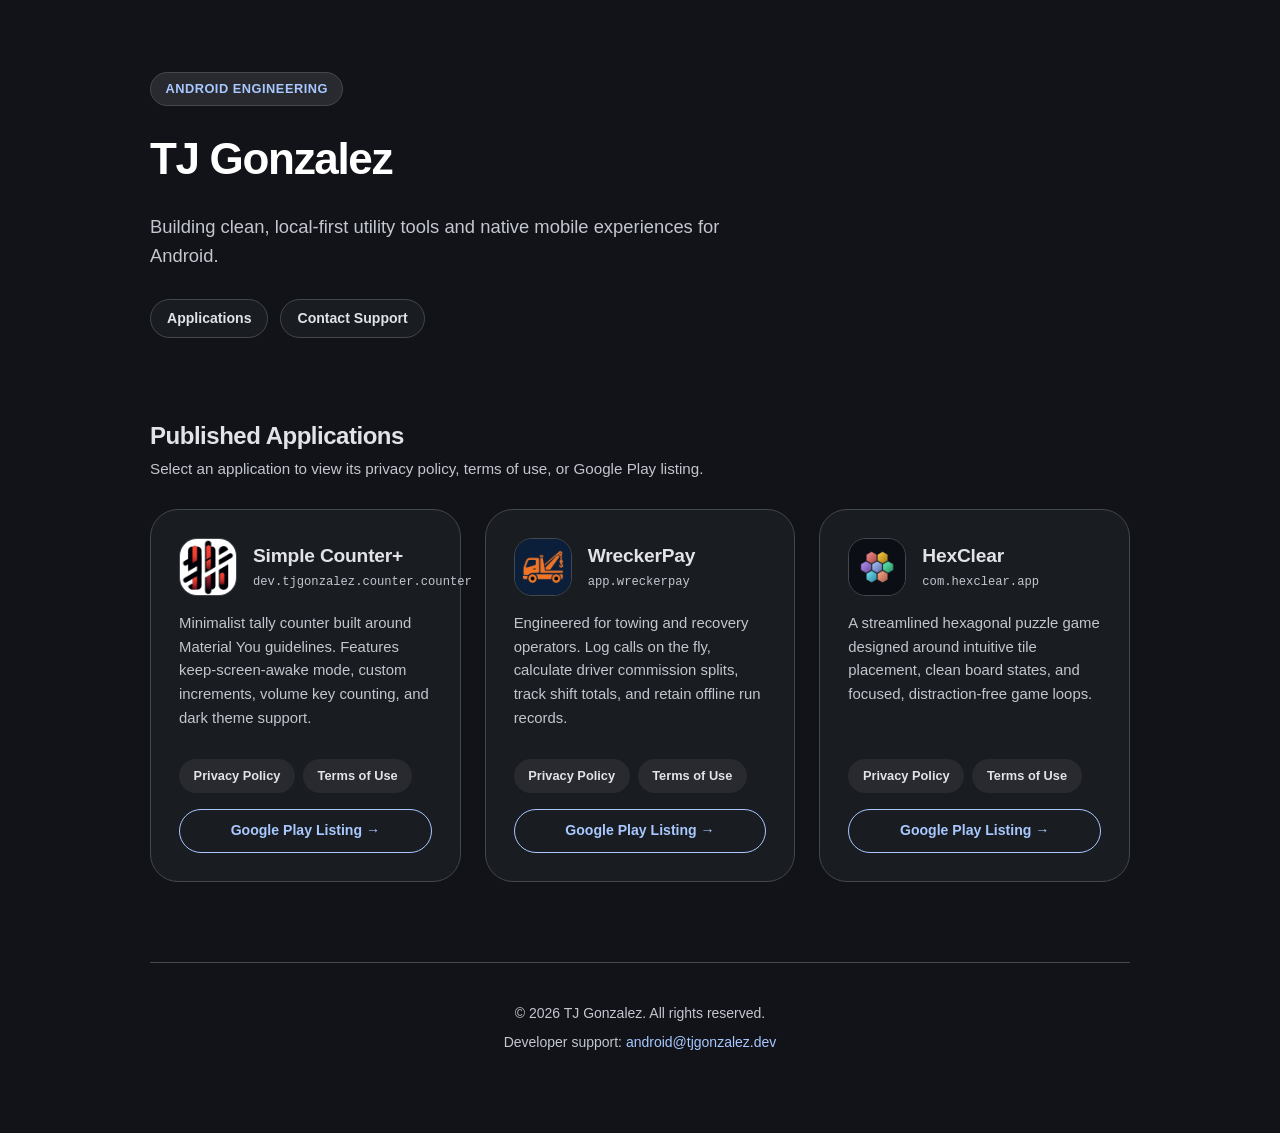
<file: index.html>
<!DOCTYPE html>
<html lang="en">
<head>
  <link rel="icon" type="image/svg+xml" href="/favicon.svg" />
  <link rel="alternate icon" href="/favicon.ico" />
  <meta charset="UTF-8" />
  <meta name="viewport" content="width=device-width, initial-scale=1.0" />
  <title>TJ Gonzalez | Android Apps & Developer Portal</title>
  <meta name="description" content="Android utilities and mobile apps developed by TJ Gonzalez. Privacy policies and terms of use." />
  <!-- Open Graph / Social Media Preview -->
  <meta property="og:type" content="website" />
  <meta property="og:url" content="https://tjgonzalez.dev/" />
  <meta property="og:title" content="TJ Gonzalez | Android Apps & Developer Portal" />
  <meta property="og:description" content="Clean, local-first utility tools and native mobile experiences for Android." />
  <meta property="og:image" content="https://tjgonzalez.dev/favicon.svg" />

  <!-- Twitter / X Cards -->
  <meta name="twitter:card" content="summary" />
  <meta name="twitter:url" content="https://tjgonzalez.dev/" />
  <meta name="twitter:title" content="TJ Gonzalez | Android Apps & Developer Portal" />
  <meta name="twitter:description" content="Clean, local-first utility tools and native mobile experiences for Android." />
  <meta name="twitter:image" content="https://tjgonzalez.dev/favicon.svg" />
  <link rel="stylesheet" href="/style.css" />
</head>
<body>
  <div class="container">
    <header>
      <div class="m3-badge">Android Engineering</div>
      <h1>TJ Gonzalez</h1>
      <p class="lead">Building clean, local-first utility tools and native mobile experiences for Android.</p>
      <nav>
        <a href="#apps" class="nav-pill">Applications</a>
        <a href="mailto:android@tjgonzalez.dev" class="nav-pill">Contact Support</a>
      </nav>
    </header>

    <main>
      <section id="apps">
        <h2>Published Applications</h2>
        <p class="subtitle">Select an application to view its privacy policy, terms of use, or Google Play listing.</p>

        <div class="app-grid">
          <!-- Simple Counter+ -->
          <div class="m3-card">
            <div>
              <div class="app-header">
                <img 
                  src="/counter/icon.png" 
                  alt="Simple Counter+ Icon" 
                  class="app-icon" 
                  onerror="this.onerror=null; this.src='https://play-lh.googleusercontent.com/r_placeholder'; this.innerText='🔢';"
                />
                <div class="app-title">
                  <h3>Simple Counter+</h3>
                  <p>dev.tjgonzalez.counter.counter</p>
                </div>
              </div>
              <p class="app-desc">
                Minimalist tally counter built around Material You guidelines. Features keep-screen-awake mode, custom increments, volume key counting, and dark theme support.
              </p>
            </div>
            <div class="card-actions">
              <div class="legal-chips">
                <a href="/counter/privacy.html" class="chip-legal">Privacy Policy</a>
                <a href="/counter/terms.html" class="chip-legal">Terms of Use</a>
              </div>
              <a href="https://play.google.com/store/apps/details?id=dev.tjgonzalez.counter.counter" target="_blank" rel="noopener noreferrer" class="btn-play-outlined">
                Google Play Listing &rarr;
              </a>
            </div>
          </div>

          <!-- WreckerPay -->
          <div class="m3-card">
            <div>
              <div class="app-header">
                <img 
                  src="/wreckerpay/icon.png" 
                  alt="WreckerPay Icon" 
                  class="app-icon" 
                  onerror="this.onerror=null; this.src='https://play-lh.googleusercontent.com/r_placeholder'; this.innerText='🛻';"
                />
                <div class="app-title">
                  <h3>WreckerPay</h3>
                  <p>app.wreckerpay</p>
                </div>
              </div>
              <p class="app-desc">
                Engineered for towing and recovery operators. Log calls on the fly, calculate driver commission splits, track shift totals, and retain offline run records.
              </p>
            </div>
            <div class="card-actions">
              <div class="legal-chips">
                <a href="/wreckerpay/privacy.html" class="chip-legal">Privacy Policy</a>
                <a href="/wreckerpay/terms.html" class="chip-legal">Terms of Use</a>
              </div>
              <a href="https://play.google.com/store/apps/details?id=app.wreckerpay" target="_blank" rel="noopener noreferrer" class="btn-play-outlined">
                Google Play Listing &rarr;
              </a>
            </div>
          </div>

          <!-- HexClear -->
          <div class="m3-card">
            <div>
              <div class="app-header">
                <img 
                  src="/hexclear/icon.jpg" 
                  alt="HexClear Icon" 
                  class="app-icon" 
                  onerror="this.onerror=null; this.src='https://play-lh.googleusercontent.com/r_placeholder'; this.innerText='🧩';"
                />
                <div class="app-title">
                  <h3>HexClear</h3>
                  <p>com.hexclear.app</p>
                </div>
              </div>
              <p class="app-desc">
                A streamlined hexagonal puzzle game designed around intuitive tile placement, clean board states, and focused, distraction-free game loops.
              </p>
            </div>
            <div class="card-actions">
              <div class="legal-chips">
                <a href="/hexclear/privacy.html" class="chip-legal">Privacy Policy</a>
                <a href="/hexclear/terms.html" class="chip-legal">Terms of Use</a>
              </div>
              <a href="https://play.google.com/store/apps/details?id=com.hexclear.app" target="_blank" rel="noopener noreferrer" class="btn-play-outlined">
                Google Play Listing &rarr;
              </a>
            </div>
          </div>
        </div>
      </section>
    </main>

    <footer>
      <p>&copy; 2026 TJ Gonzalez. All rights reserved.</p>
      <p>Developer support: <a href="mailto:android@tjgonzalez.dev">android@tjgonzalez.dev</a></p>
    </footer>
  </div>
</body>
</html>
</file>
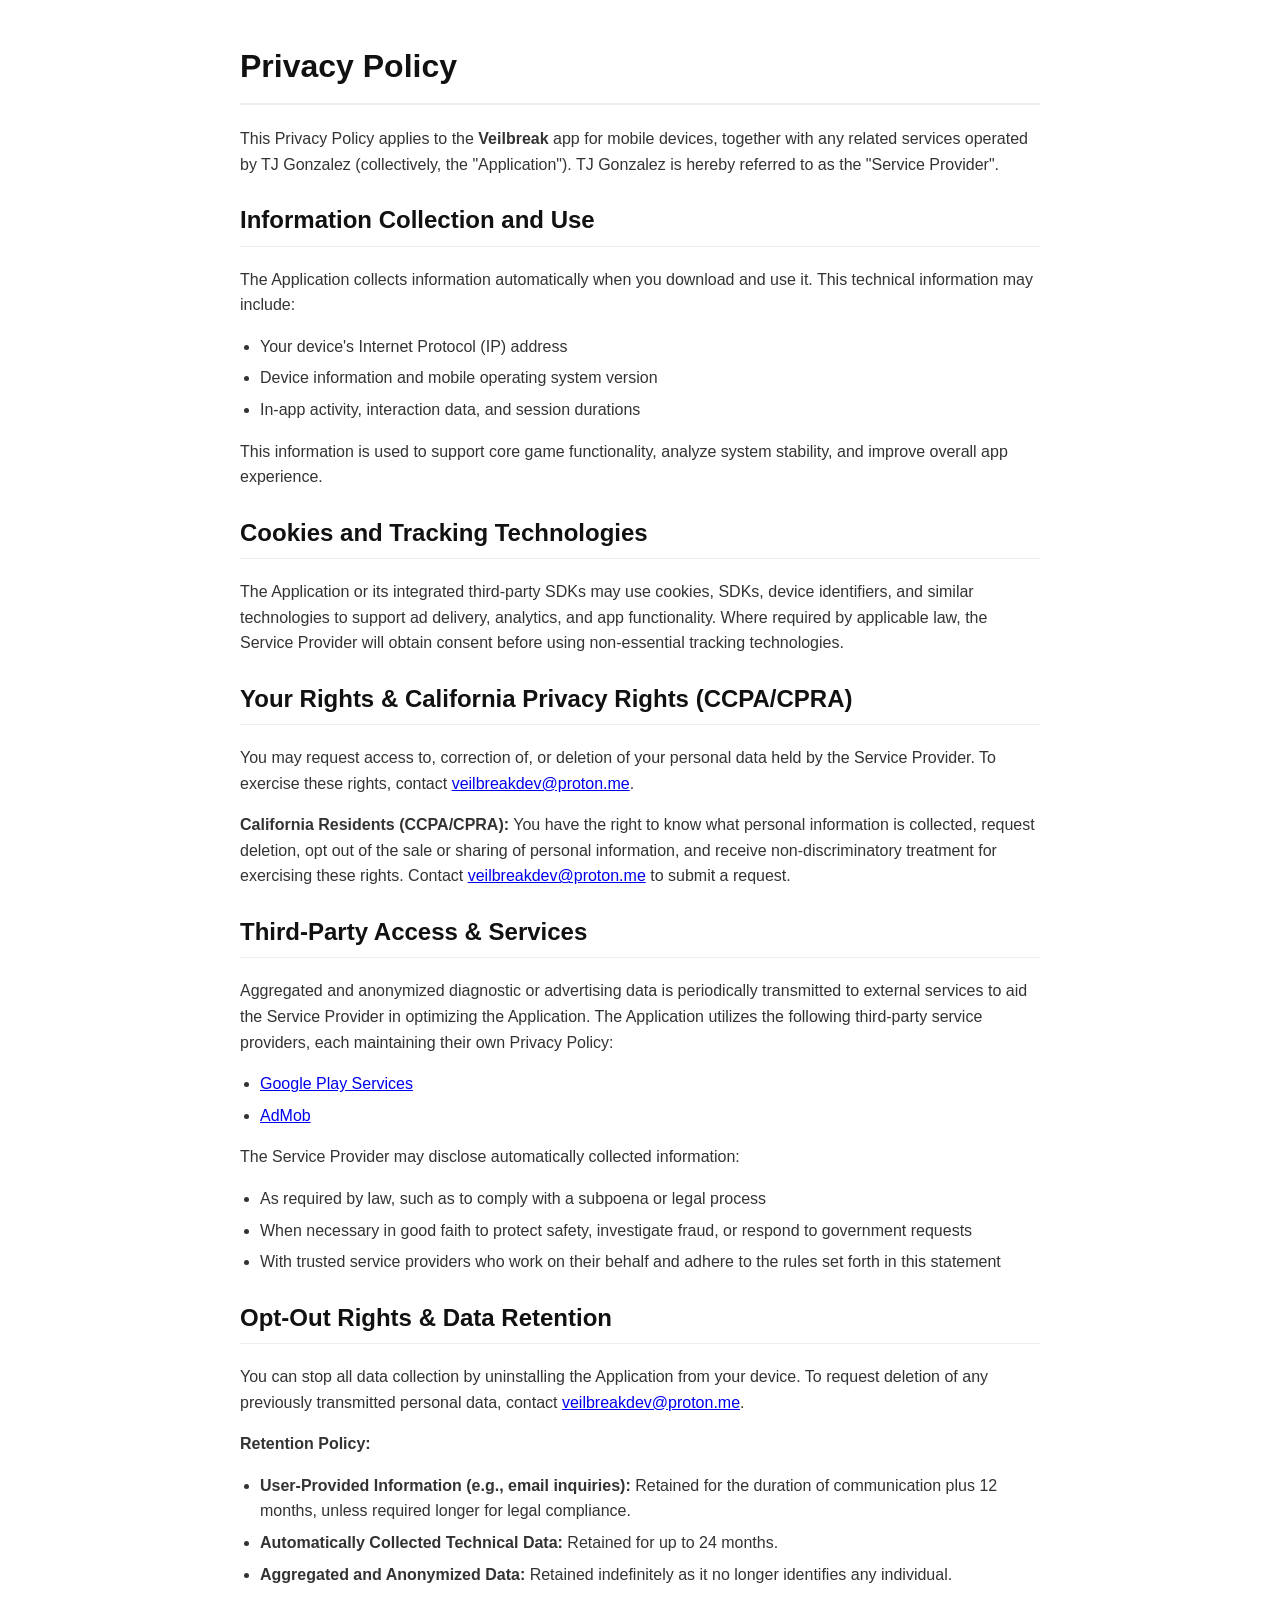
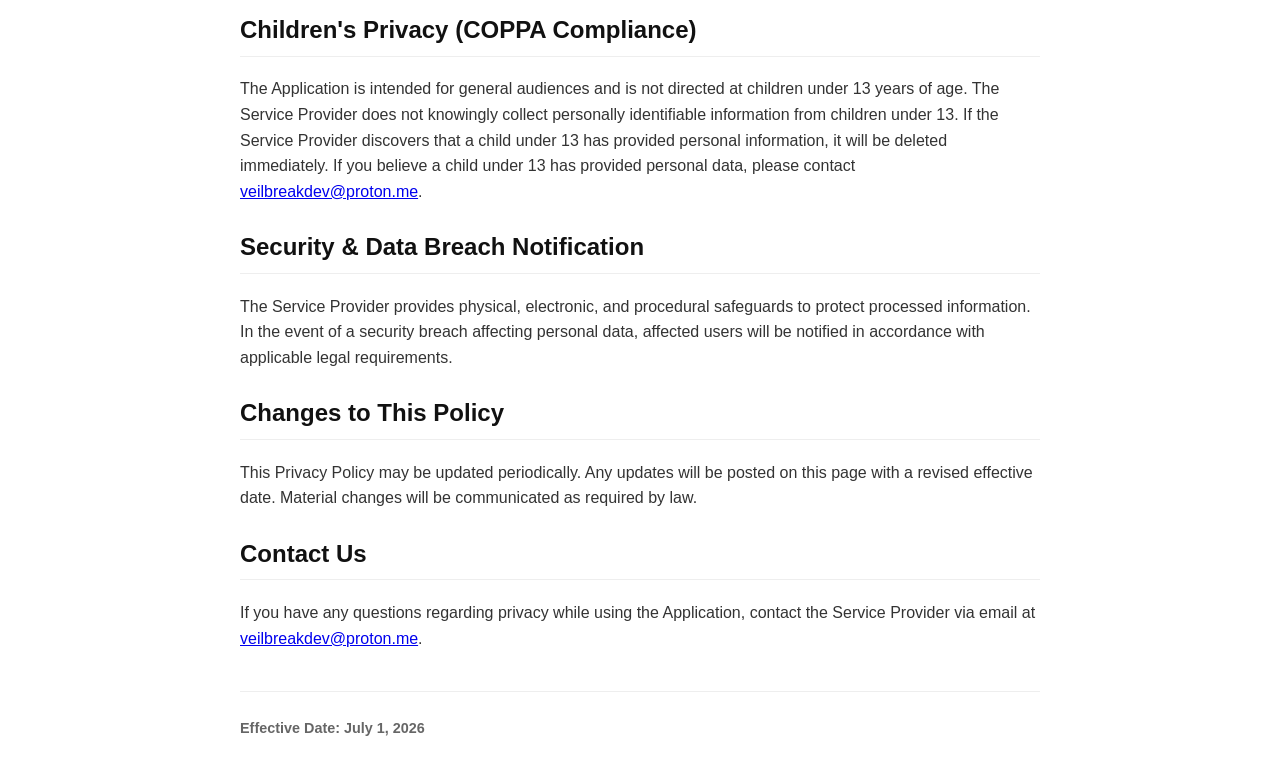
<file: veilbreak-privacy-policy.html>
<!DOCTYPE html>
<html lang="en">
<head>
    <meta charset="UTF-8">
    <meta name="viewport" content="width=device-width, initial-scale=1.0">
    <title>Privacy Policy - Veilbreak</title>
    <style>
        body {
            font-family: -apple-system, BlinkMacSystemFont, "Segoe UI", Roboto, Helvetica, Arial, sans-serif;
            line-height: 1.6;
            color: #333;
            max-width: 800px;
            margin: 0 auto;
            padding: 20px;
        }
        h1, h2 { color: #111; }
        h1 { border-bottom: 2px solid #eee; padding-bottom: 10px; }
        h2 { margin-top: 24px; border-bottom: 1px solid #eee; padding-bottom: 6px; }
        ul { padding-left: 20px; }
        li { margin-bottom: 6px; }
        footer { margin-top: 40px; font-size: 0.9em; color: #666; border-top: 1px solid #eee; padding-top: 10px; }
        .meta-date { font-weight: bold; }
    </style>
</head>
<body>

    <header>
        <h1>Privacy Policy</h1>
    </header>

    <main>
        <p>This Privacy Policy applies to the <strong>Veilbreak</strong> app for mobile devices, together with any related services operated by TJ Gonzalez (collectively, the "Application"). TJ Gonzalez is hereby referred to as the "Service Provider".</p>

        <section>
            <h2>Information Collection and Use</h2>
            <p>The Application collects information automatically when you download and use it. This technical information may include:</p>
            <ul>
                <li>Your device's Internet Protocol (IP) address</li>
                <li>Device information and mobile operating system version</li>
                <li>In-app activity, interaction data, and session durations</li>
            </ul>
            <p>This information is used to support core game functionality, analyze system stability, and improve overall app experience.</p>
        </section>

        <section>
            <h2>Cookies and Tracking Technologies</h2>
            <p>The Application or its integrated third-party SDKs may use cookies, SDKs, device identifiers, and similar technologies to support ad delivery, analytics, and app functionality. Where required by applicable law, the Service Provider will obtain consent before using non-essential tracking technologies.</p>
        </section>

        <section>
            <h2>Your Rights & California Privacy Rights (CCPA/CPRA)</h2>
            <p>You may request access to, correction of, or deletion of your personal data held by the Service Provider. To exercise these rights, contact <a href="mailto:veilbreakdev@proton.me">veilbreakdev@proton.me</a>.</p>
            
            <p><strong>California Residents (CCPA/CPRA):</strong> You have the right to know what personal information is collected, request deletion, opt out of the sale or sharing of personal information, and receive non-discriminatory treatment for exercising these rights. Contact <a href="mailto:veilbreakdev@proton.me">veilbreakdev@proton.me</a> to submit a request.</p>
        </section>

        <section>
            <h2>Third-Party Access & Services</h2>
            <p>Aggregated and anonymized diagnostic or advertising data is periodically transmitted to external services to aid the Service Provider in optimizing the Application. The Application utilizes the following third-party service providers, each maintaining their own Privacy Policy:</p>
            <ul>
                <li><a href="https://www.google.com/policies/privacy/" target="_blank" rel="noopener noreferrer">Google Play Services</a></li>
                <li><a href="https://policies.google.com/technologies/partner-sites" target="_blank" rel="noopener noreferrer">AdMob</a></li>
            </ul>

            <p>The Service Provider may disclose automatically collected information:</p>
            <ul>
                <li>As required by law, such as to comply with a subpoena or legal process</li>
                <li>When necessary in good faith to protect safety, investigate fraud, or respond to government requests</li>
                <li>With trusted service providers who work on their behalf and adhere to the rules set forth in this statement</li>
            </ul>
        </section>

        <section>
            <h2>Opt-Out Rights & Data Retention</h2>
            <p>You can stop all data collection by uninstalling the Application from your device. To request deletion of any previously transmitted personal data, contact <a href="mailto:veilbreakdev@proton.me">veilbreakdev@proton.me</a>.</p>
            
            <p><strong>Retention Policy:</strong></p>
            <ul>
                <li><strong>User-Provided Information (e.g., email inquiries):</strong> Retained for the duration of communication plus 12 months, unless required longer for legal compliance.</li>
                <li><strong>Automatically Collected Technical Data:</strong> Retained for up to 24 months.</li>
                <li><strong>Aggregated and Anonymized Data:</strong> Retained indefinitely as it no longer identifies any individual.</li>
            </ul>
        </section>

        <section>
            <h2>Children's Privacy (COPPA Compliance)</h2>
            <p>The Application is intended for general audiences and is not directed at children under 13 years of age. The Service Provider does not knowingly collect personally identifiable information from children under 13. If the Service Provider discovers that a child under 13 has provided personal information, it will be deleted immediately. If you believe a child under 13 has provided personal data, please contact <a href="mailto:veilbreakdev@proton.me">veilbreakdev@proton.me</a>.</p>
        </section>

        <section>
            <h2>Security & Data Breach Notification</h2>
            <p>The Service Provider provides physical, electronic, and procedural safeguards to protect processed information. In the event of a security breach affecting personal data, affected users will be notified in accordance with applicable legal requirements.</p>
        </section>

        <section>
            <h2>Changes to This Policy</h2>
            <p>This Privacy Policy may be updated periodically. Any updates will be posted on this page with a revised effective date. Material changes will be communicated as required by law.</p>
        </section>

        <section>
            <h2>Contact Us</h2>
            <p>If you have any questions regarding privacy while using the Application, contact the Service Provider via email at <a href="mailto:veilbreakdev@proton.me">veilbreakdev@proton.me</a>.</p>
        </section>
    </main>

    <footer>
        <p class="meta-date">Effective Date: July 1, 2026</p>
    </footer>

</body>
</html>
</file>
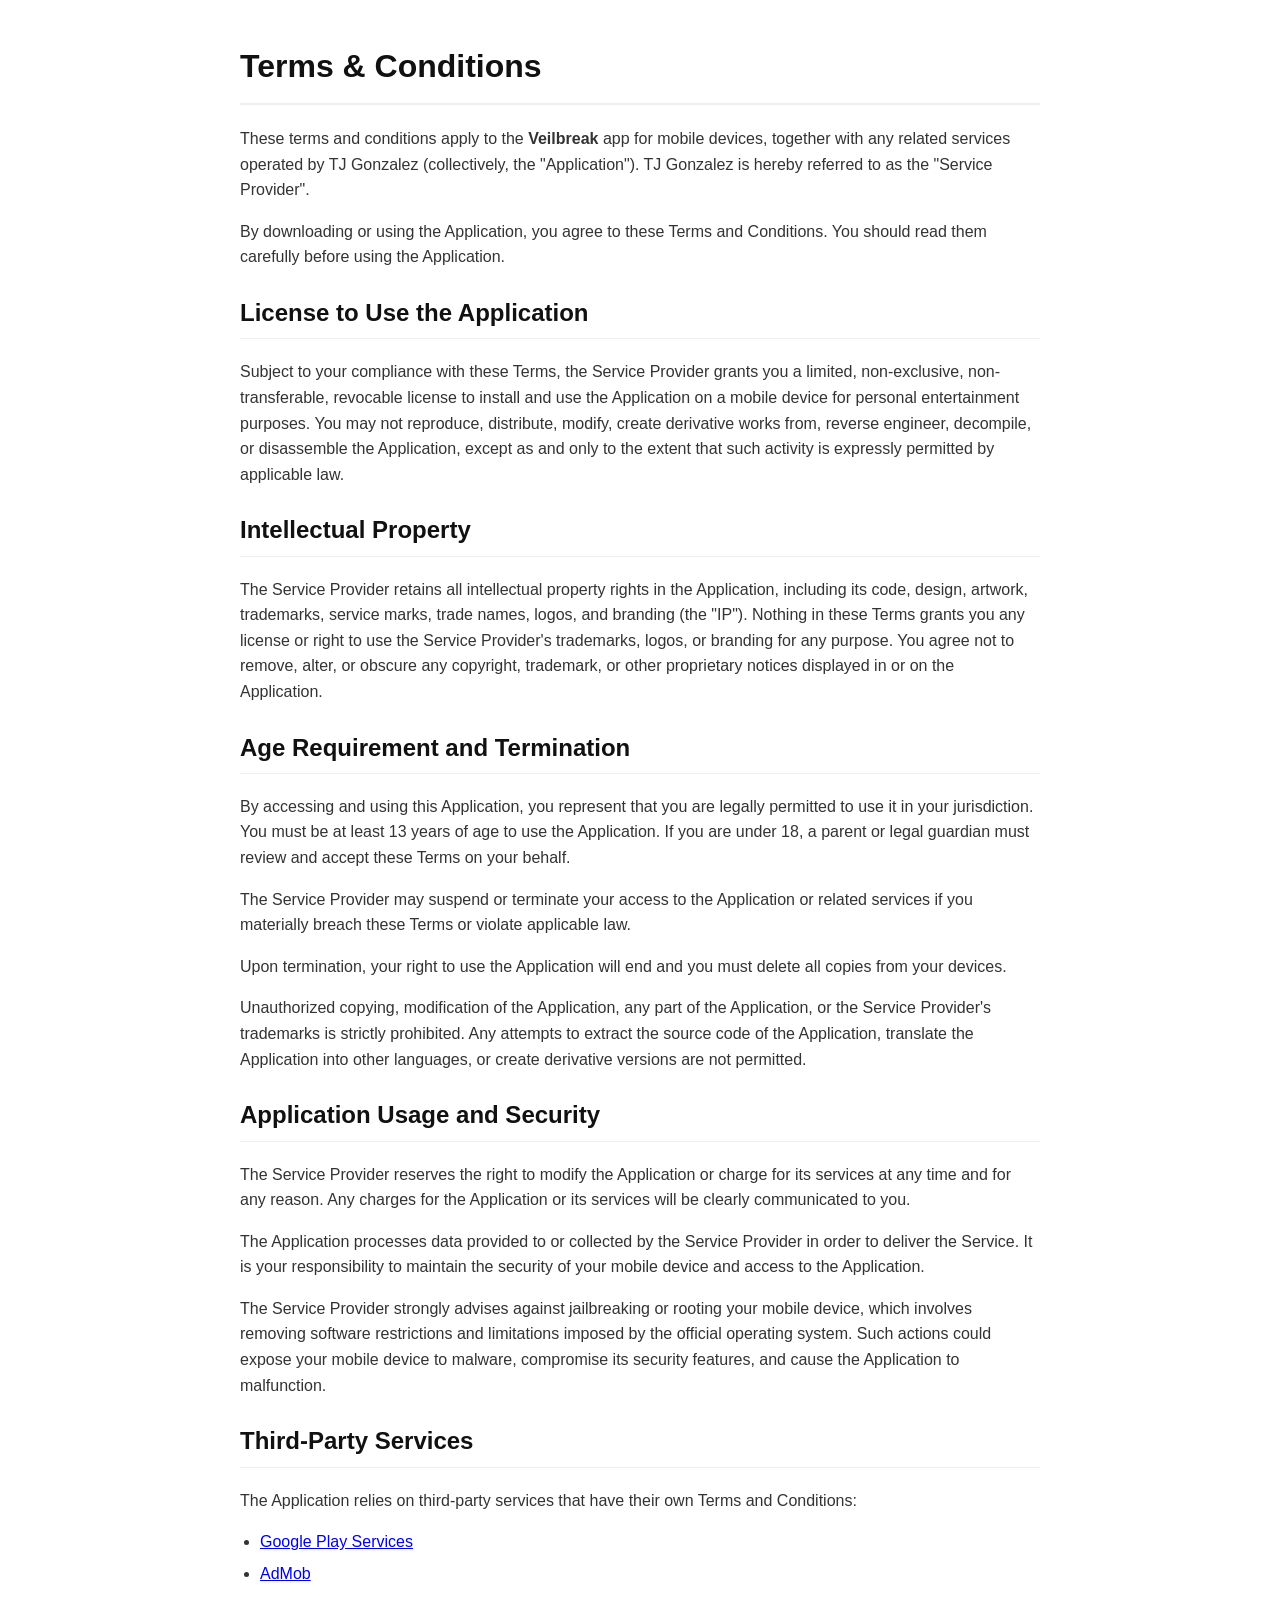
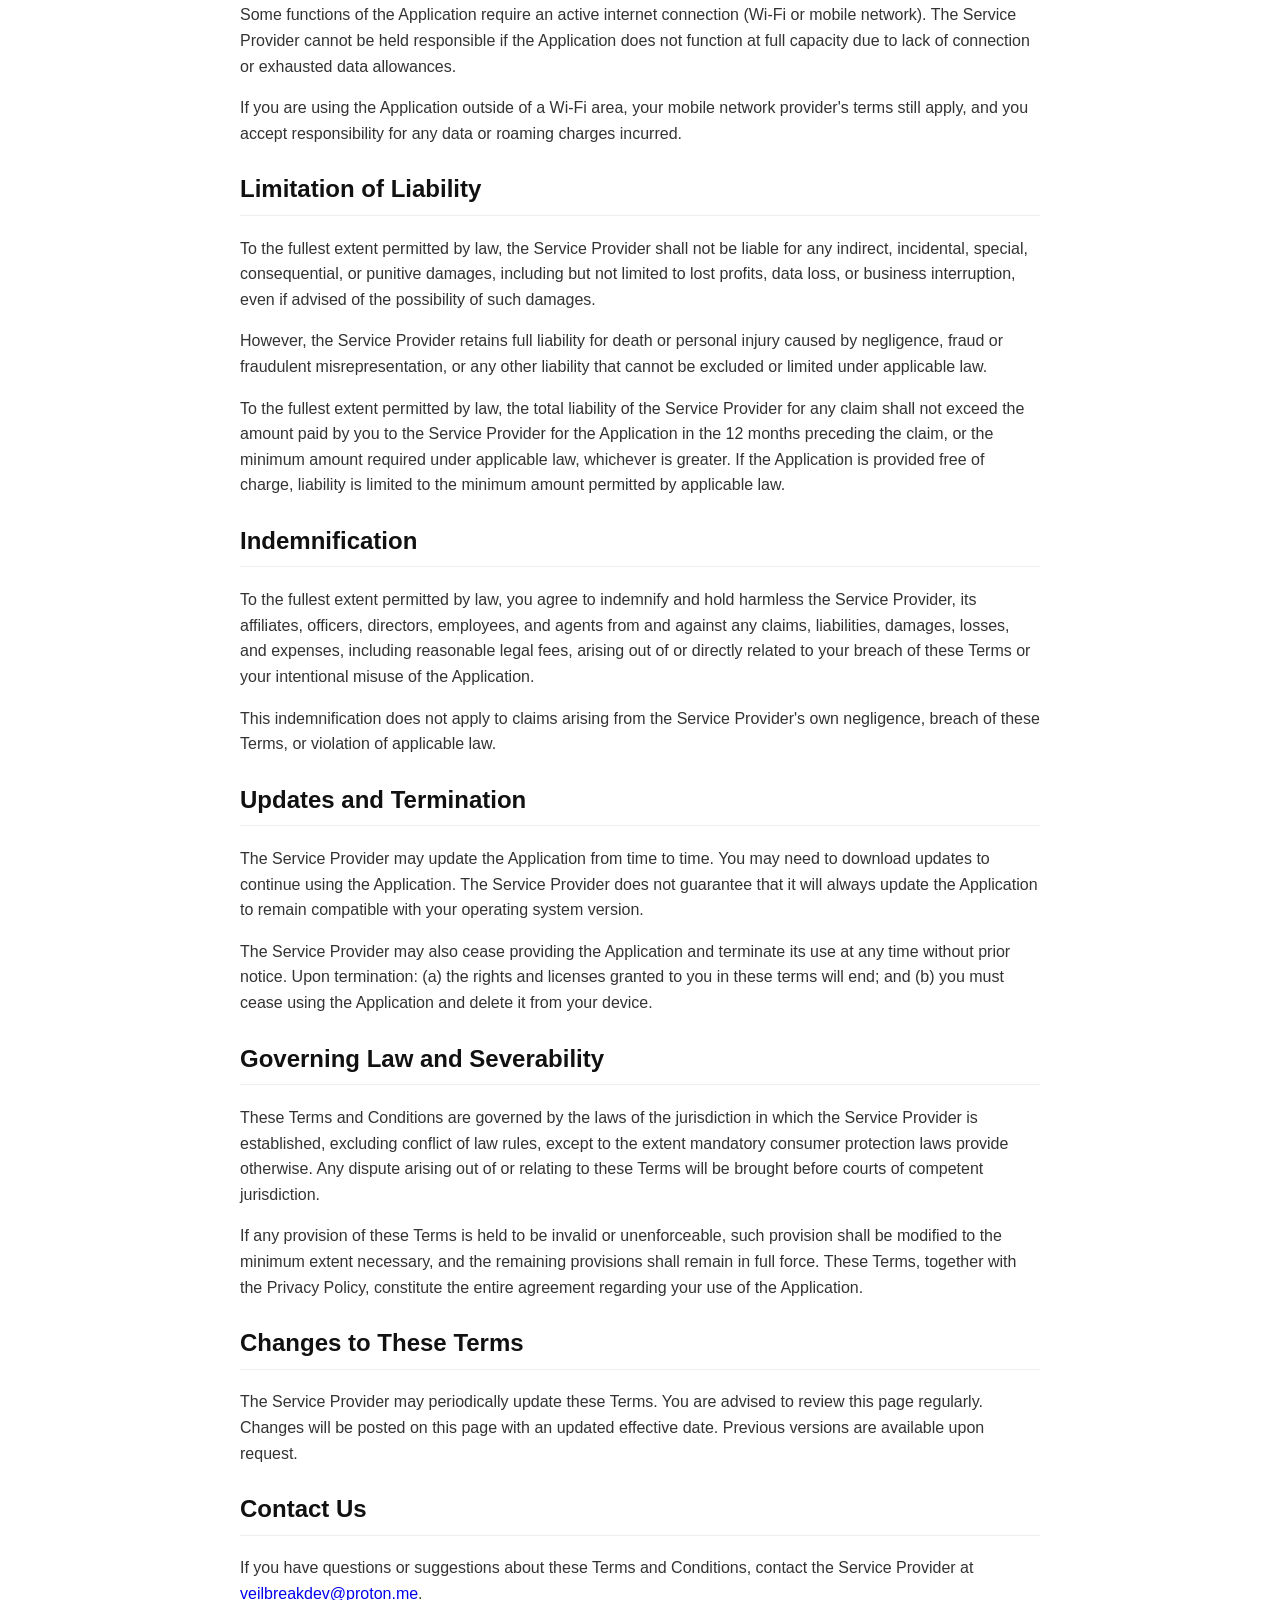
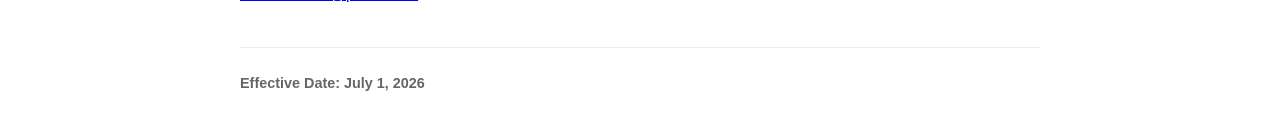
<file: veilbreak-t-and-c.html>
<!DOCTYPE html>
<html lang="en">
<head>
    <meta charset="UTF-8">
    <meta name="viewport" content="width=device-width, initial-scale=1.0">
    <title>Terms & Conditions - Veilbreak</title>
    <style>
        body {
            font-family: -apple-system, BlinkMacSystemFont, "Segoe UI", Roboto, Helvetica, Arial, sans-serif;
            line-height: 1.6;
            color: #333;
            max-width: 800px;
            margin: 0 auto;
            padding: 20px;
        }
        h1, h2 { color: #111; }
        h1 { border-bottom: 2px solid #eee; padding-bottom: 10px; }
        h2 { margin-top: 24px; border-bottom: 1px solid #eee; padding-bottom: 6px; }
        ul { padding-left: 20px; }
        li { margin-bottom: 6px; }
        footer { margin-top: 40px; font-size: 0.9em; color: #666; border-top: 1px solid #eee; padding-top: 10px; }
        .meta-date { font-weight: bold; }
    </style>
</head>
<body>

    <header>
        <h1>Terms & Conditions</h1>
    </header>

    <main>
        <p>These terms and conditions apply to the <strong>Veilbreak</strong> app for mobile devices, together with any related services operated by TJ Gonzalez (collectively, the "Application"). TJ Gonzalez is hereby referred to as the "Service Provider".</p>

        <p>By downloading or using the Application, you agree to these Terms and Conditions. You should read them carefully before using the Application.</p>

        <section>
            <h2>License to Use the Application</h2>
            <p>Subject to your compliance with these Terms, the Service Provider grants you a limited, non-exclusive, non-transferable, revocable license to install and use the Application on a mobile device for personal entertainment purposes. You may not reproduce, distribute, modify, create derivative works from, reverse engineer, decompile, or disassemble the Application, except as and only to the extent that such activity is expressly permitted by applicable law.</p>
        </section>

        <section>
            <h2>Intellectual Property</h2>
            <p>The Service Provider retains all intellectual property rights in the Application, including its code, design, artwork, trademarks, service marks, trade names, logos, and branding (the "IP"). Nothing in these Terms grants you any license or right to use the Service Provider's trademarks, logos, or branding for any purpose. You agree not to remove, alter, or obscure any copyright, trademark, or other proprietary notices displayed in or on the Application.</p>
        </section>

        <section>
            <h2>Age Requirement and Termination</h2>
            <p>By accessing and using this Application, you represent that you are legally permitted to use it in your jurisdiction. You must be at least 13 years of age to use the Application. If you are under 18, a parent or legal guardian must review and accept these Terms on your behalf.</p>
            
            <p>The Service Provider may suspend or terminate your access to the Application or related services if you materially breach these Terms or violate applicable law.</p>

            <p>Upon termination, your right to use the Application will end and you must delete all copies from your devices.</p>

            <p>Unauthorized copying, modification of the Application, any part of the Application, or the Service Provider's trademarks is strictly prohibited. Any attempts to extract the source code of the Application, translate the Application into other languages, or create derivative versions are not permitted.</p>
        </section>

        <section>
            <h2>Application Usage and Security</h2>
            <p>The Service Provider reserves the right to modify the Application or charge for its services at any time and for any reason. Any charges for the Application or its services will be clearly communicated to you.</p>

            <p>The Application processes data provided to or collected by the Service Provider in order to deliver the Service. It is your responsibility to maintain the security of your mobile device and access to the Application.</p>

            <p>The Service Provider strongly advises against jailbreaking or rooting your mobile device, which involves removing software restrictions and limitations imposed by the official operating system. Such actions could expose your mobile device to malware, compromise its security features, and cause the Application to malfunction.</p>
        </section>

        <section>
            <h2>Third-Party Services</h2>
            <p>The Application relies on third-party services that have their own Terms and Conditions:</p>
            <ul>
                <li><a href="https://policies.google.com/terms" target="_blank" rel="noopener noreferrer">Google Play Services</a></li>
                <li><a href="https://developers.google.com/admob/terms" target="_blank" rel="noopener noreferrer">AdMob</a></li>
            </ul>

            <p>Some functions of the Application require an active internet connection (Wi-Fi or mobile network). The Service Provider cannot be held responsible if the Application does not function at full capacity due to lack of connection or exhausted data allowances.</p>

            <p>If you are using the Application outside of a Wi-Fi area, your mobile network provider's terms still apply, and you accept responsibility for any data or roaming charges incurred.</p>
        </section>

        <section>
            <h2>Limitation of Liability</h2>
            <p>To the fullest extent permitted by law, the Service Provider shall not be liable for any indirect, incidental, special, consequential, or punitive damages, including but not limited to lost profits, data loss, or business interruption, even if advised of the possibility of such damages.</p>

            <p>However, the Service Provider retains full liability for death or personal injury caused by negligence, fraud or fraudulent misrepresentation, or any other liability that cannot be excluded or limited under applicable law.</p>

            <p>To the fullest extent permitted by law, the total liability of the Service Provider for any claim shall not exceed the amount paid by you to the Service Provider for the Application in the 12 months preceding the claim, or the minimum amount required under applicable law, whichever is greater. If the Application is provided free of charge, liability is limited to the minimum amount permitted by applicable law.</p>
        </section>

        <section>
            <h2>Indemnification</h2>
            <p>To the fullest extent permitted by law, you agree to indemnify and hold harmless the Service Provider, its affiliates, officers, directors, employees, and agents from and against any claims, liabilities, damages, losses, and expenses, including reasonable legal fees, arising out of or directly related to your breach of these Terms or your intentional misuse of the Application.</p>

            <p>This indemnification does not apply to claims arising from the Service Provider's own negligence, breach of these Terms, or violation of applicable law.</p>
        </section>

        <section>
            <h2>Updates and Termination</h2>
            <p>The Service Provider may update the Application from time to time. You may need to download updates to continue using the Application. The Service Provider does not guarantee that it will always update the Application to remain compatible with your operating system version.</p>

            <p>The Service Provider may also cease providing the Application and terminate its use at any time without prior notice. Upon termination: (a) the rights and licenses granted to you in these terms will end; and (b) you must cease using the Application and delete it from your device.</p>
        </section>

        <section>
            <h2>Governing Law and Severability</h2>
            <p>These Terms and Conditions are governed by the laws of the jurisdiction in which the Service Provider is established, excluding conflict of law rules, except to the extent mandatory consumer protection laws provide otherwise. Any dispute arising out of or relating to these Terms will be brought before courts of competent jurisdiction.</p>

            <p>If any provision of these Terms is held to be invalid or unenforceable, such provision shall be modified to the minimum extent necessary, and the remaining provisions shall remain in full force. These Terms, together with the Privacy Policy, constitute the entire agreement regarding your use of the Application.</p>
        </section>

        <section>
            <h2>Changes to These Terms</h2>
            <p>The Service Provider may periodically update these Terms. You are advised to review this page regularly. Changes will be posted on this page with an updated effective date. Previous versions are available upon request.</p>
        </section>

        <section>
            <h2>Contact Us</h2>
            <p>If you have questions or suggestions about these Terms and Conditions, contact the Service Provider at <a href="mailto:veilbreakdev@proton.me">veilbreakdev@proton.me</a>.</p>
        </section>
    </main>

    <footer>
        <p class="meta-date">Effective Date: July 1, 2026</p>
    </footer>

</body>
</html>
</file>
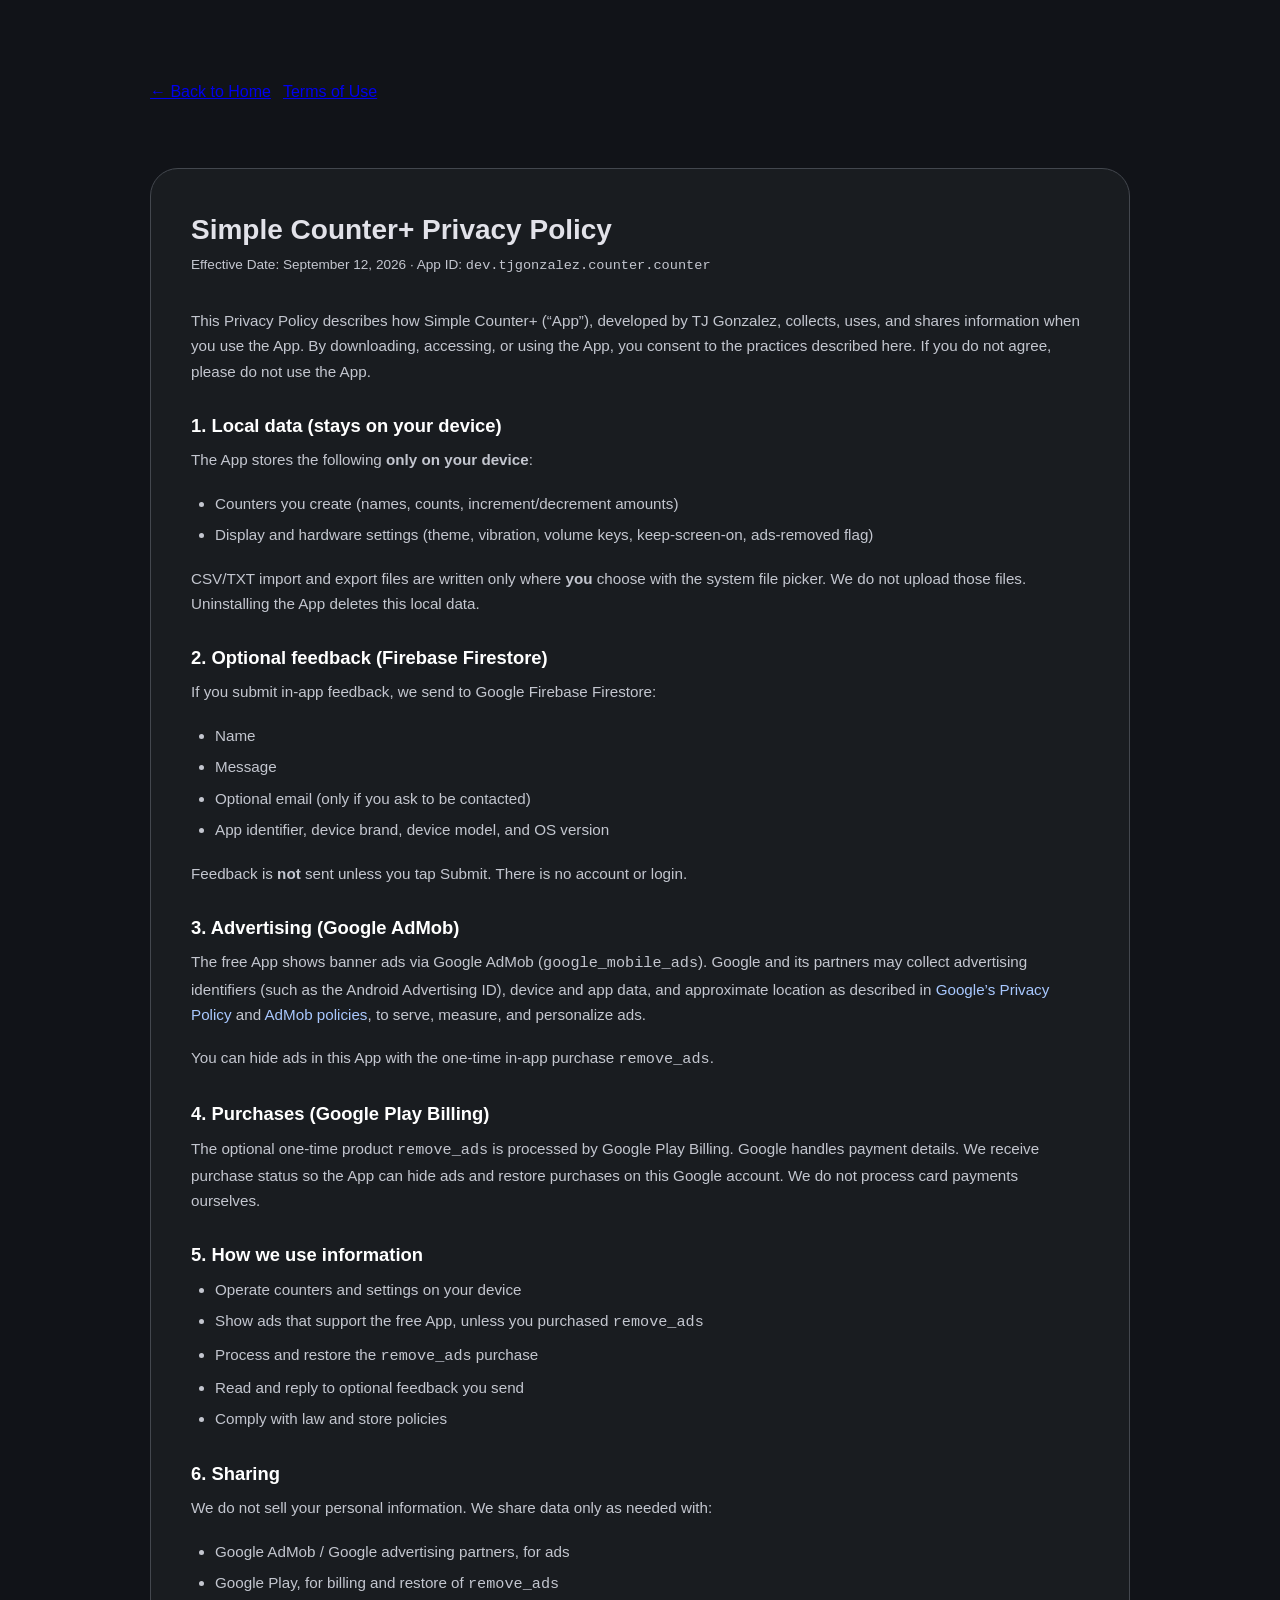
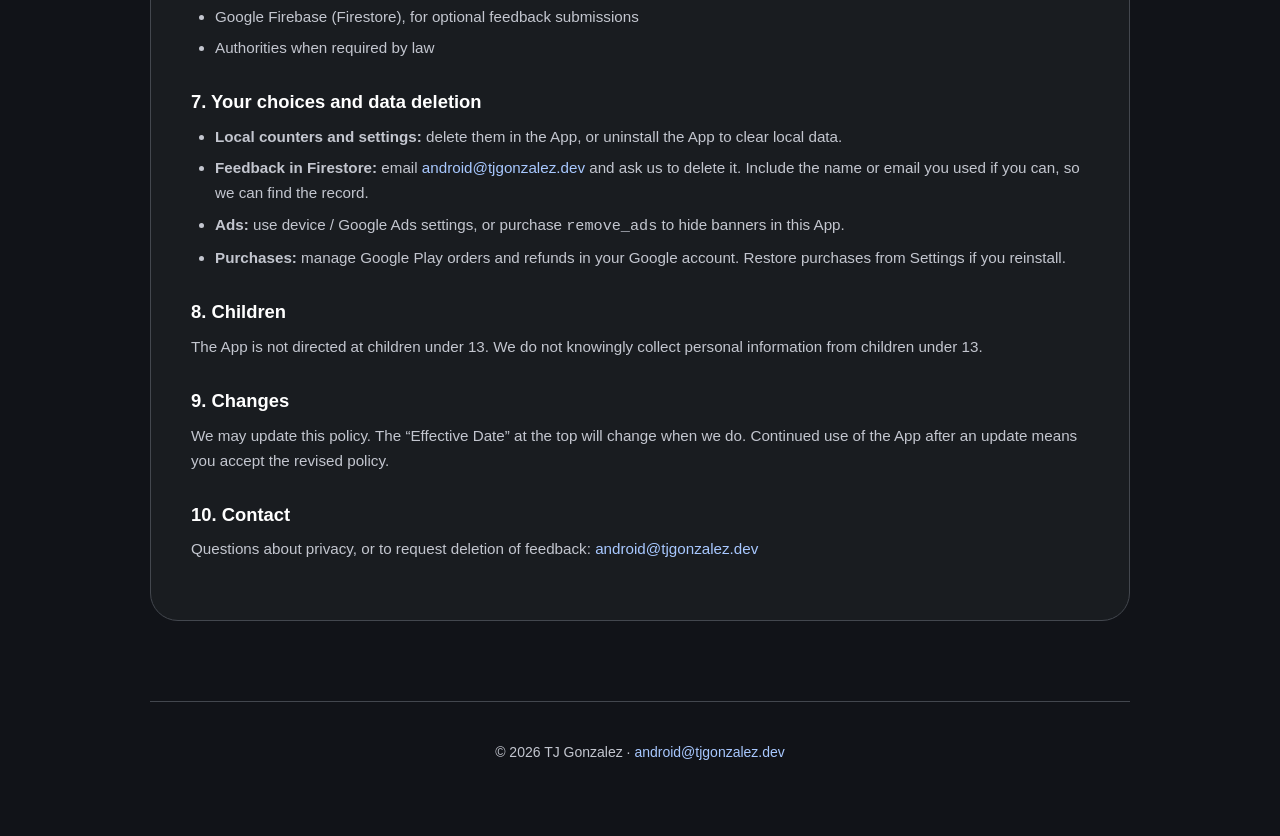
<file: counter/privacy.html>
<!DOCTYPE html>
<html lang="en">
<head>
  <meta charset="utf-8" />
  <link rel="icon" type="image/svg+xml" href="/favicon.svg" />
  <link rel="alternate icon" href="/favicon.ico" />
  <meta name="viewport" content="width=device-width, initial-scale=1" />
  <title>Simple Counter+ Privacy Policy</title>
  <link rel="stylesheet" href="/style.css" />
</head>
<body>
  <div class="container">
    <header>
      <nav>
        <a href="/">&larr; Back to Home</a>
        <a href="/counter/terms.html">Terms of Use</a>
      </nav>
    </header>

    <div class="doc-box">
      <h2>Simple Counter+ Privacy Policy</h2>
      <span class="date-stamp">Effective Date: September 12, 2026 &middot; App ID: <code>dev.tjgonzalez.counter.counter</code></span>

      <div class="doc-content">
        <p>
          This Privacy Policy describes how Simple Counter+ (&ldquo;App&rdquo;), developed by TJ Gonzalez,
          collects, uses, and shares information when you use the App. By downloading,
          accessing, or using the App, you consent to the practices described here.
          If you do not agree, please do not use the App.
        </p>

        <h3>1. Local data (stays on your device)</h3>
        <p>The App stores the following <strong>only on your device</strong>:</p>
        <ul>
          <li>Counters you create (names, counts, increment/decrement amounts)</li>
          <li>Display and hardware settings (theme, vibration, volume keys, keep-screen-on, ads-removed flag)</li>
        </ul>
        <p>
          CSV/TXT import and export files are written only where <strong>you</strong> choose
          with the system file picker. We do not upload those files.
          Uninstalling the App deletes this local data.
        </p>

        <h3>2. Optional feedback (Firebase Firestore)</h3>
        <p>
          If you submit in-app feedback, we send to Google Firebase Firestore:
        </p>
        <ul>
          <li>Name</li>
          <li>Message</li>
          <li>Optional email (only if you ask to be contacted)</li>
          <li>App identifier, device brand, device model, and OS version</li>
        </ul>
        <p>
          Feedback is <strong>not</strong> sent unless you tap Submit. There is no account or login.
        </p>

        <h3>3. Advertising (Google AdMob)</h3>
        <p>
          The free App shows banner ads via Google AdMob (<code>google_mobile_ads</code>).
          Google and its partners may collect advertising identifiers (such as the
          Android Advertising ID), device and app data, and approximate location as
          described in
          <a href="https://policies.google.com/privacy" target="_blank" rel="noopener noreferrer">Google&rsquo;s Privacy Policy</a>
          and
          <a href="https://support.google.com/admob" target="_blank" rel="noopener noreferrer">AdMob policies</a>,
          to serve, measure, and personalize ads.
        </p>
        <p>
          You can hide ads in this App with the one-time in-app purchase <code>remove_ads</code>.
        </p>

        <h3>4. Purchases (Google Play Billing)</h3>
        <p>
          The optional one-time product <code>remove_ads</code> is processed by Google Play Billing.
          Google handles payment details. We receive purchase status so the App can hide
          ads and restore purchases on this Google account. We do not process card
          payments ourselves.
        </p>

        <h3>5. How we use information</h3>
        <ul>
          <li>Operate counters and settings on your device</li>
          <li>Show ads that support the free App, unless you purchased <code>remove_ads</code></li>
          <li>Process and restore the <code>remove_ads</code> purchase</li>
          <li>Read and reply to optional feedback you send</li>
          <li>Comply with law and store policies</li>
        </ul>

        <h3>6. Sharing</h3>
        <p>We do not sell your personal information. We share data only as needed with:</p>
        <ul>
          <li>Google AdMob / Google advertising partners, for ads</li>
          <li>Google Play, for billing and restore of <code>remove_ads</code></li>
          <li>Google Firebase (Firestore), for optional feedback submissions</li>
          <li>Authorities when required by law</li>
        </ul>

        <h3>7. Your choices and data deletion</h3>
        <ul>
          <li><strong>Local counters and settings:</strong> delete them in the App, or uninstall the App to clear local data.</li>
          <li><strong>Feedback in Firestore:</strong> email
            <a href="mailto:android@tjgonzalez.dev">android@tjgonzalez.dev</a>
            and ask us to delete it. Include the name or email you used if you can, so we can find the record.</li>
          <li><strong>Ads:</strong> use device / Google Ads settings, or purchase <code>remove_ads</code> to hide banners in this App.</li>
          <li><strong>Purchases:</strong> manage Google Play orders and refunds in your Google account. Restore purchases from Settings if you reinstall.</li>
        </ul>

        <h3>8. Children</h3>
        <p>
          The App is not directed at children under 13. We do not knowingly collect
          personal information from children under 13.
        </p>

        <h3>9. Changes</h3>
        <p>
          We may update this policy. The &ldquo;Effective Date&rdquo; at the top will change when we do.
          Continued use of the App after an update means you accept the revised policy.
        </p>

        <h3>10. Contact</h3>
        <p>
          Questions about privacy, or to request deletion of feedback:
          <a href="mailto:android@tjgonzalez.dev">android@tjgonzalez.dev</a>
        </p>
      </div>
    </div>

    <footer>
      <p>&copy; 2026 TJ Gonzalez &middot; <a href="mailto:android@tjgonzalez.dev">android@tjgonzalez.dev</a></p>
    </footer>
  </div>
</body>
</html>
</file>
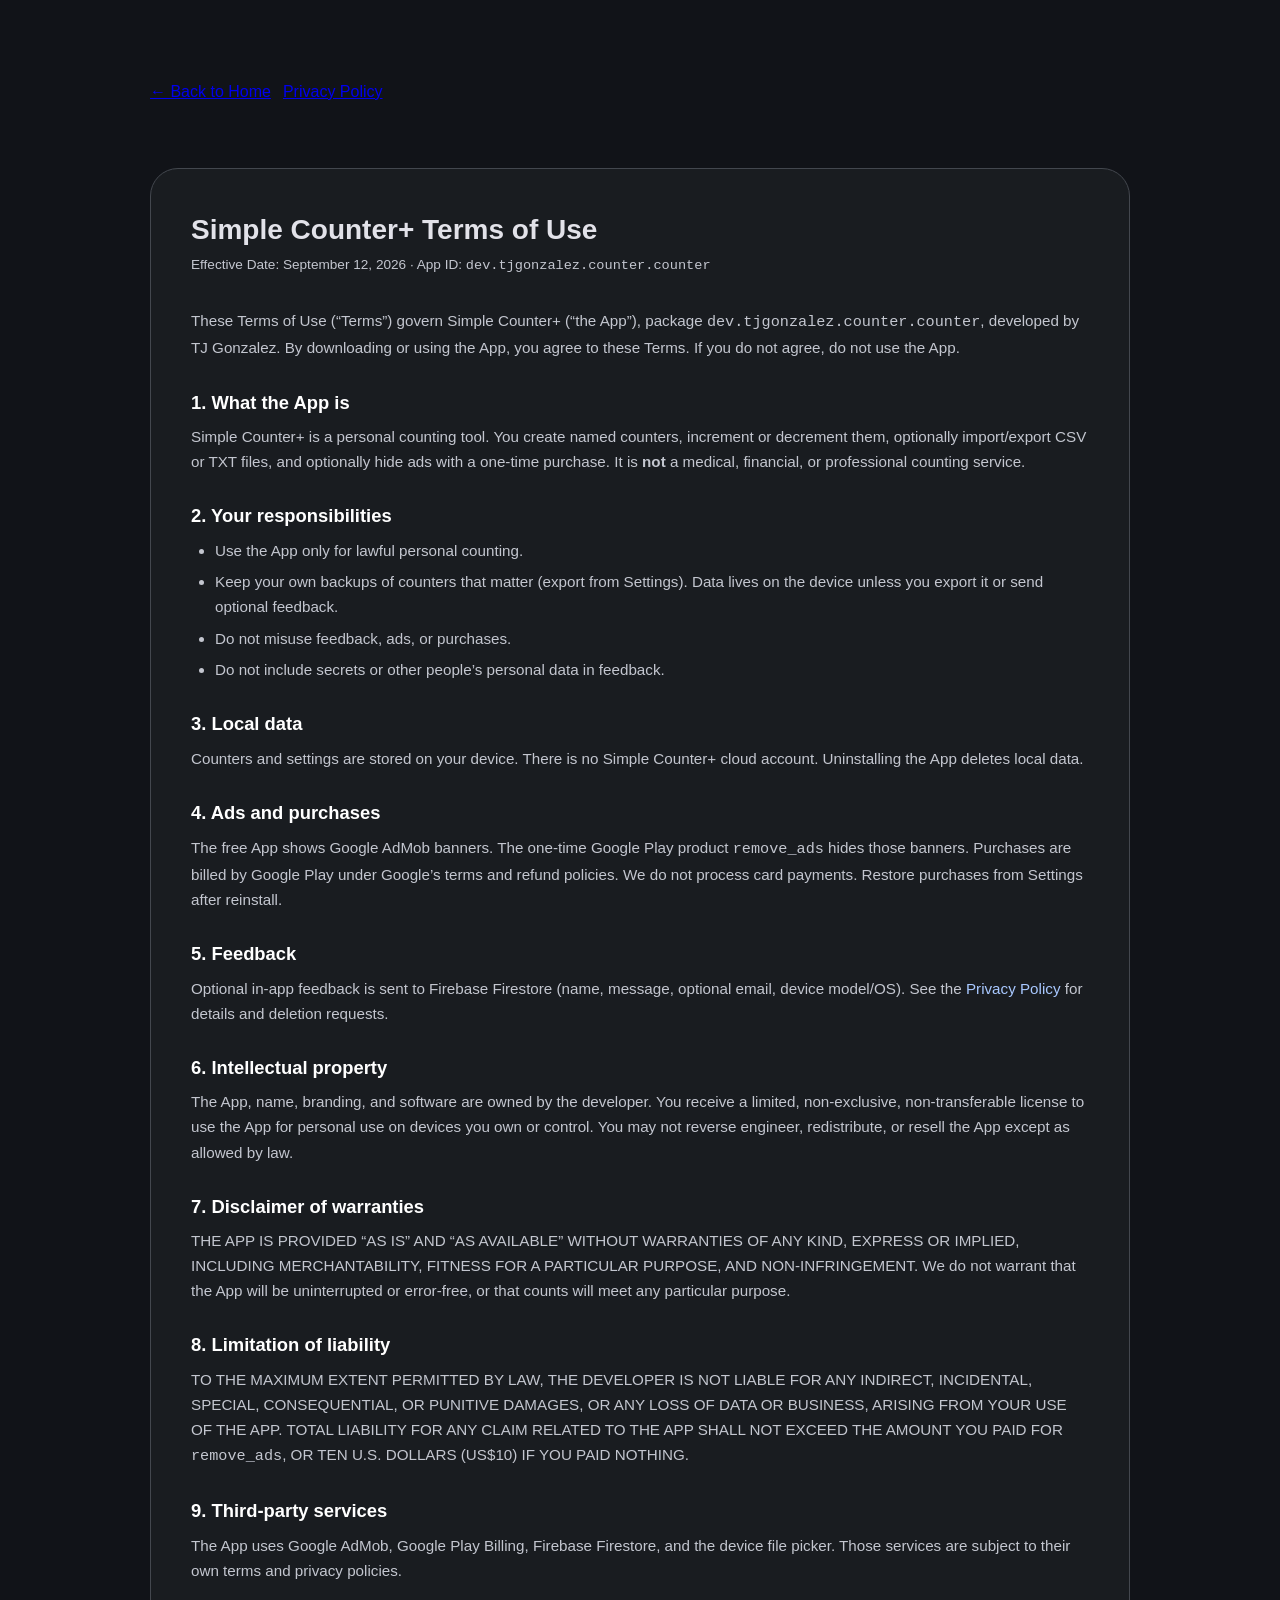
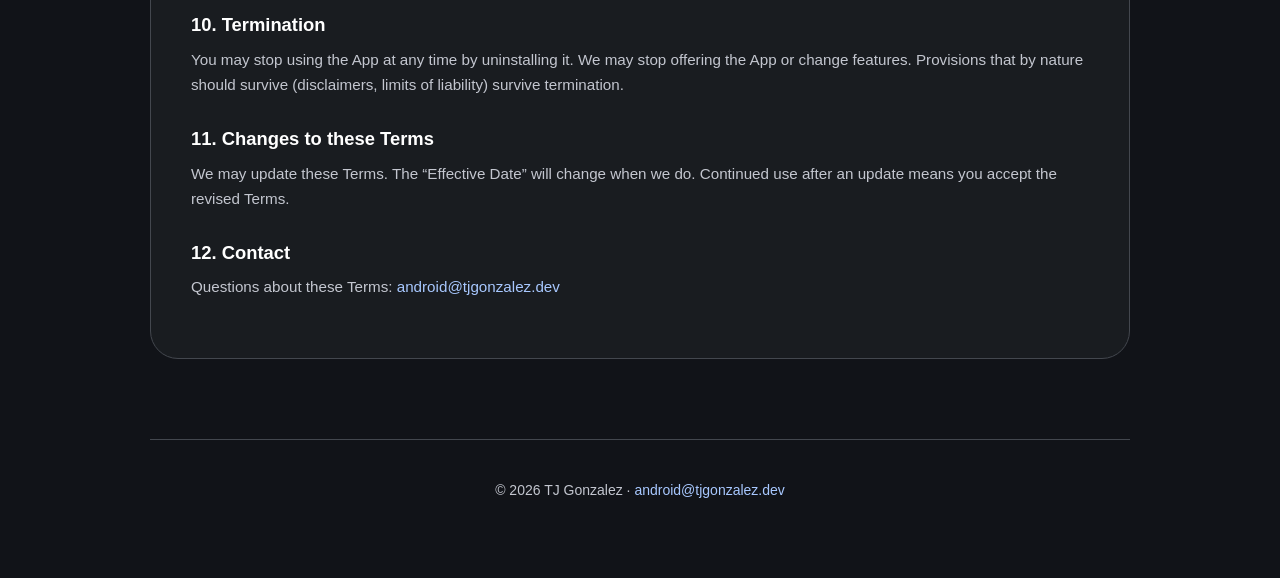
<file: counter/terms.html>
<!DOCTYPE html>
<html lang="en">
<head>
  <meta charset="utf-8" />
  <link rel="icon" type="image/svg+xml" href="/favicon.svg" />
  <link rel="alternate icon" href="/favicon.ico" />
  <meta name="viewport" content="width=device-width, initial-scale=1" />
  <title>Simple Counter+ Terms of Use</title>
  <link rel="stylesheet" href="/style.css" />
</head>
<body>
  <div class="container">
    <header>
      <nav>
        <a href="/">&larr; Back to Home</a>
        <a href="/counter/privacy.html">Privacy Policy</a>
      </nav>
    </header>

    <div class="doc-box">
      <h2>Simple Counter+ Terms of Use</h2>
      <span class="date-stamp">Effective Date: September 12, 2026 &middot; App ID: <code>dev.tjgonzalez.counter.counter</code></span>

      <div class="doc-content">
        <p>
          These Terms of Use (&ldquo;Terms&rdquo;) govern Simple Counter+ (&ldquo;the App&rdquo;), package
          <code>dev.tjgonzalez.counter.counter</code>, developed by TJ Gonzalez.
          By downloading or using the App, you agree to these Terms.
          If you do not agree, do not use the App.
        </p>

        <h3>1. What the App is</h3>
        <p>
          Simple Counter+ is a personal counting tool. You create named counters,
          increment or decrement them, optionally import/export CSV or TXT files,
          and optionally hide ads with a one-time purchase. It is
          <strong>not</strong> a medical, financial, or professional counting service.
        </p>

        <h3>2. Your responsibilities</h3>
        <ul>
          <li>Use the App only for lawful personal counting.</li>
          <li>Keep your own backups of counters that matter (export from Settings). Data lives on the device unless you export it or send optional feedback.</li>
          <li>Do not misuse feedback, ads, or purchases.</li>
          <li>Do not include secrets or other people&rsquo;s personal data in feedback.</li>
        </ul>

        <h3>3. Local data</h3>
        <p>
          Counters and settings are stored on your device. There is no Simple Counter+
          cloud account. Uninstalling the App deletes local data.
        </p>

        <h3>4. Ads and purchases</h3>
        <p>
          The free App shows Google AdMob banners. The one-time Google Play product
          <code>remove_ads</code> hides those banners. Purchases are billed by Google Play
          under Google&rsquo;s terms and refund policies. We do not process card payments.
          Restore purchases from Settings after reinstall.
        </p>

        <h3>5. Feedback</h3>
        <p>
          Optional in-app feedback is sent to Firebase Firestore (name, message,
          optional email, device model/OS). See the
          <a href="/counter/privacy.html">Privacy Policy</a>
          for details and deletion requests.
        </p>

        <h3>6. Intellectual property</h3>
        <p>
          The App, name, branding, and software are owned by the developer. You receive a
          limited, non-exclusive, non-transferable license to use the App for personal use
          on devices you own or control. You may not reverse engineer, redistribute, or
          resell the App except as allowed by law.
        </p>

        <h3>7. Disclaimer of warranties</h3>
        <p>
          THE APP IS PROVIDED &ldquo;AS IS&rdquo; AND &ldquo;AS AVAILABLE&rdquo; WITHOUT WARRANTIES OF ANY KIND,
          EXPRESS OR IMPLIED, INCLUDING MERCHANTABILITY, FITNESS FOR A PARTICULAR PURPOSE,
          AND NON-INFRINGEMENT. We do not warrant that the App will be uninterrupted or
          error-free, or that counts will meet any particular purpose.
        </p>

        <h3>8. Limitation of liability</h3>
        <p>
          TO THE MAXIMUM EXTENT PERMITTED BY LAW, THE DEVELOPER IS NOT LIABLE FOR ANY
          INDIRECT, INCIDENTAL, SPECIAL, CONSEQUENTIAL, OR PUNITIVE DAMAGES, OR ANY LOSS
          OF DATA OR BUSINESS, ARISING FROM YOUR USE OF THE APP. TOTAL LIABILITY FOR ANY
          CLAIM RELATED TO THE APP SHALL NOT EXCEED THE AMOUNT YOU PAID FOR
          <code>remove_ads</code>, OR TEN U.S. DOLLARS (US$10) IF YOU PAID NOTHING.
        </p>

        <h3>9. Third-party services</h3>
        <p>
          The App uses Google AdMob, Google Play Billing, Firebase Firestore, and the
          device file picker. Those services are subject to their own terms and privacy
          policies.
        </p>

        <h3>10. Termination</h3>
        <p>
          You may stop using the App at any time by uninstalling it. We may stop offering
          the App or change features. Provisions that by nature should survive (disclaimers,
          limits of liability) survive termination.
        </p>

        <h3>11. Changes to these Terms</h3>
        <p>
          We may update these Terms. The &ldquo;Effective Date&rdquo; will change when we do.
          Continued use after an update means you accept the revised Terms.
        </p>

        <h3>12. Contact</h3>
        <p>
          Questions about these Terms:
          <a href="mailto:android@tjgonzalez.dev">android@tjgonzalez.dev</a>
        </p>
      </div>
    </div>

    <footer>
      <p>&copy; 2026 TJ Gonzalez &middot; <a href="mailto:android@tjgonzalez.dev">android@tjgonzalez.dev</a></p>
    </footer>
  </div>
</body>
</html>
</file>
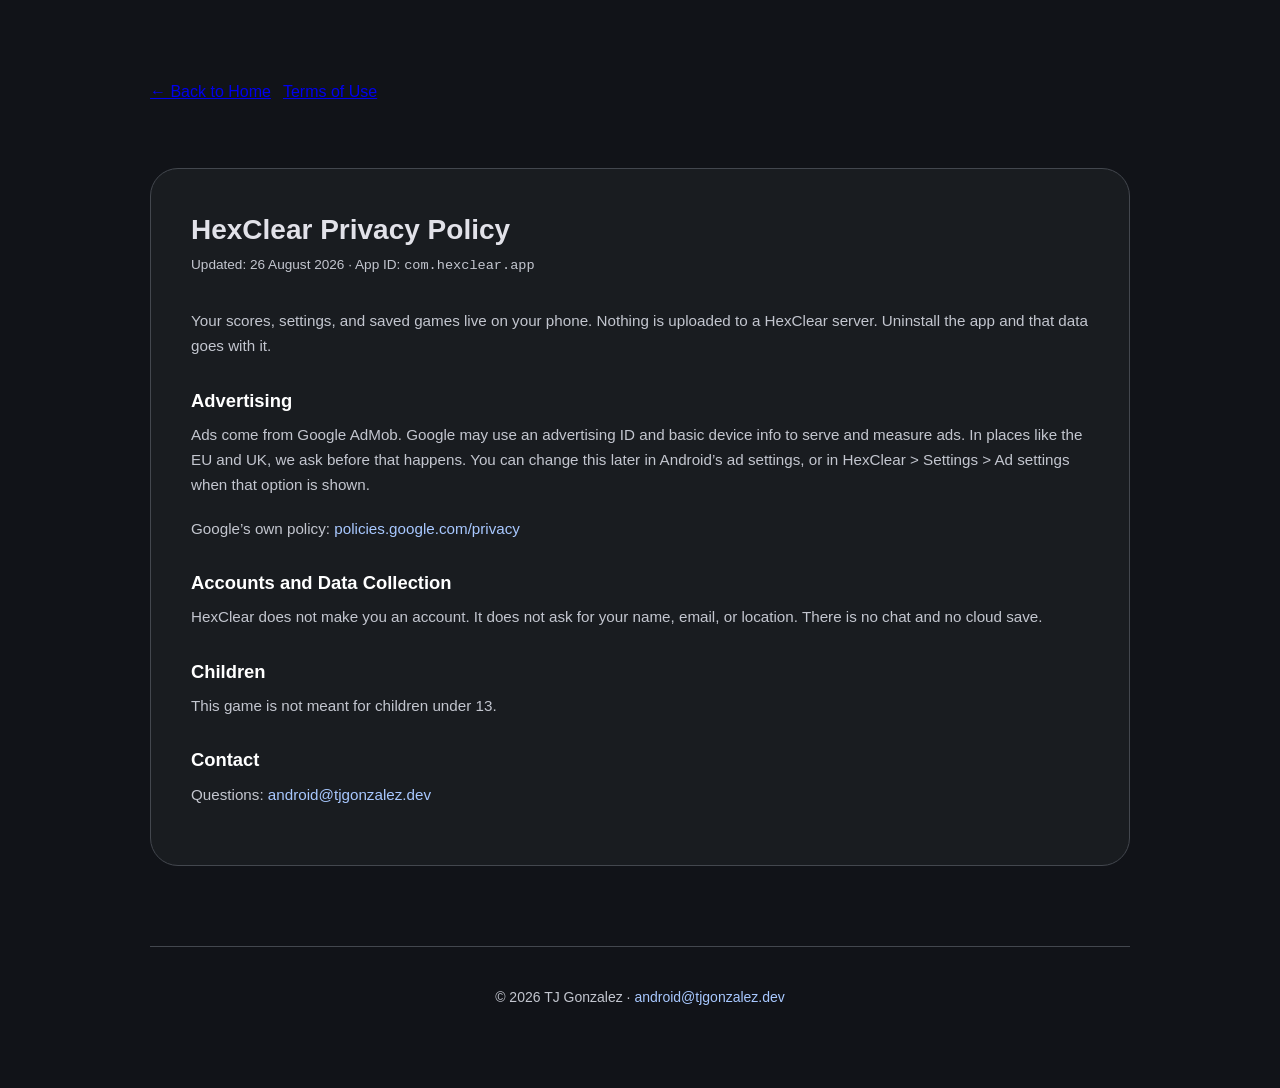
<file: hexclear/privacy.html>
<!DOCTYPE html>
<html lang="en">
<head>
  <meta charset="utf-8" />
  <link rel="icon" type="image/svg+xml" href="/favicon.svg" />
  <link rel="alternate icon" href="/favicon.ico" />
  <meta name="viewport" content="width=device-width, initial-scale=1" />
  <title>Privacy Policy | HexClear</title>
  <link rel="stylesheet" href="/style.css" />
</head>
<body>
  <div class="container">
    <header>
      <nav>
        <a href="/">&larr; Back to Home</a>
        <a href="/hexclear/terms.html">Terms of Use</a>
      </nav>
    </header>

    <div class="doc-box">
      <h2>HexClear Privacy Policy</h2>
      <span class="date-stamp">Updated: 26 August 2026 &middot; App ID: <code>com.hexclear.app</code></span>

      <div class="doc-content">
        <p>Your scores, settings, and saved games live on your phone. Nothing is uploaded to a HexClear server. Uninstall the app and that data goes with it.</p>

        <h3>Advertising</h3>
        <p>
          Ads come from Google AdMob. Google may use an advertising ID and basic device info to serve and measure ads. In places like the EU and UK, we ask before that happens. You can change this later in Android&rsquo;s ad settings, or in HexClear &gt; Settings &gt; Ad settings when that option is shown.
        </p>
        <p>
          Google&rsquo;s own policy:
          <a href="https://policies.google.com/privacy" target="_blank" rel="noopener noreferrer">policies.google.com/privacy</a>
        </p>

        <h3>Accounts and Data Collection</h3>
        <p>HexClear does not make you an account. It does not ask for your name, email, or location. There is no chat and no cloud save.</p>

        <h3>Children</h3>
        <p>This game is not meant for children under 13.</p>

        <h3>Contact</h3>
        <p>Questions: <a href="mailto:android@tjgonzalez.dev">android@tjgonzalez.dev</a></p>
      </div>
    </div>

    <footer>
      <p>&copy; 2026 TJ Gonzalez &middot; <a href="mailto:android@tjgonzalez.dev">android@tjgonzalez.dev</a></p>
    </footer>
  </div>
</body>
</html>
</file>
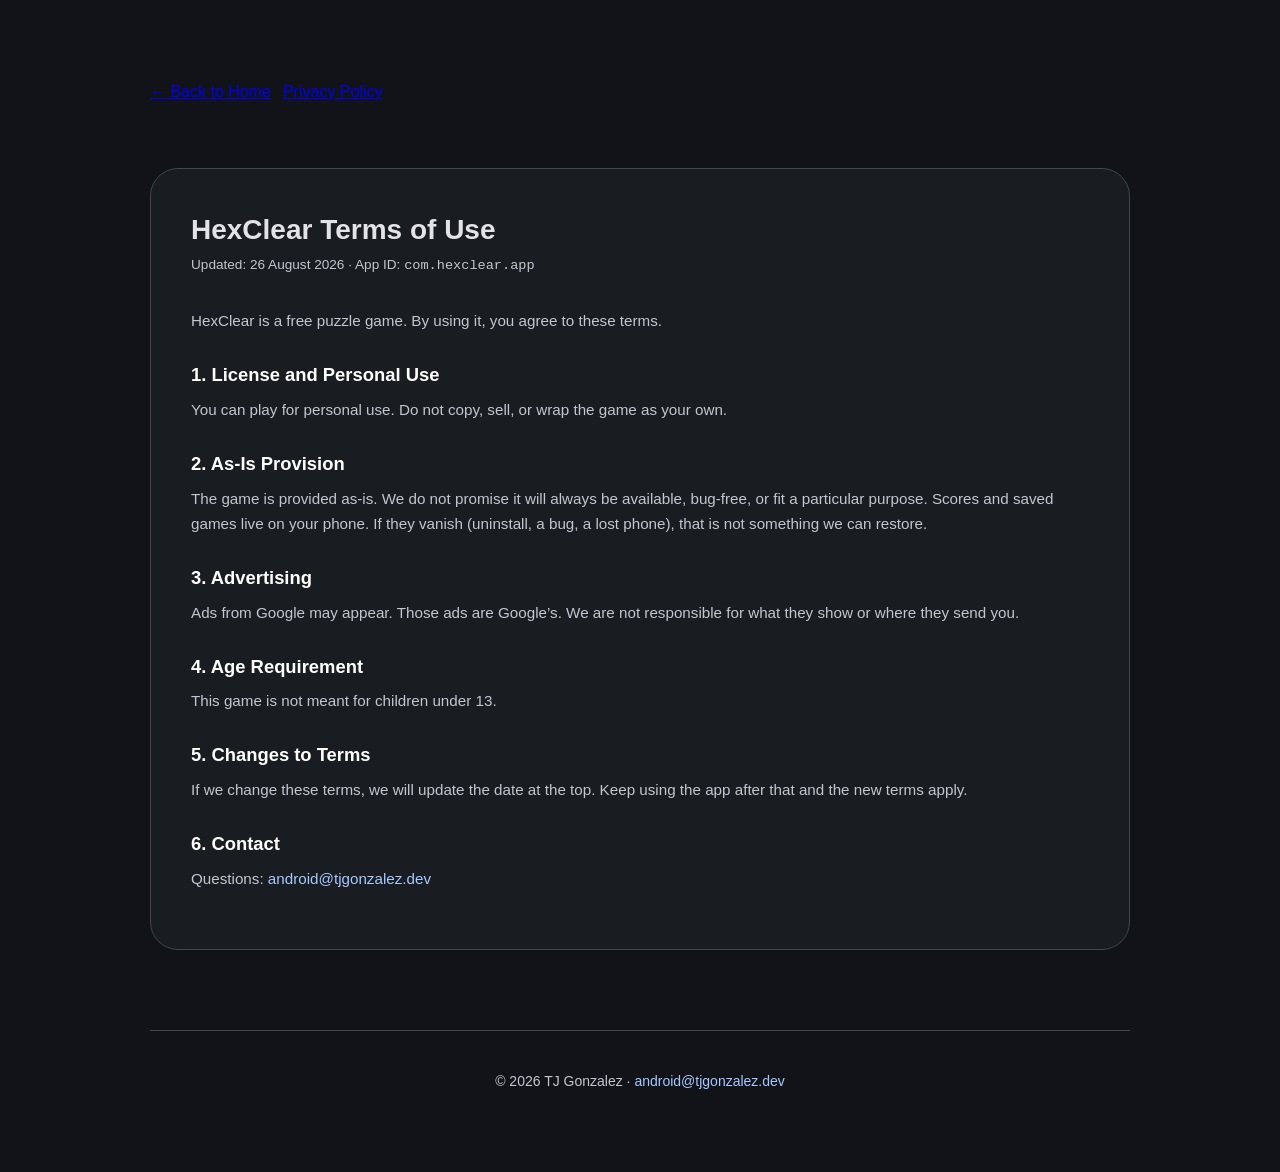
<file: hexclear/terms.html>
<!DOCTYPE html>
<html lang="en">
<head>
  <meta charset="utf-8" />
  <link rel="icon" type="image/svg+xml" href="/favicon.svg" />
  <link rel="alternate icon" href="/favicon.ico" />
  <meta name="viewport" content="width=device-width, initial-scale=1" />
  <title>Terms of Use | HexClear</title>
  <link rel="stylesheet" href="/style.css" />
</head>
<body>
  <div class="container">
    <header>
      <nav>
        <a href="/">&larr; Back to Home</a>
        <a href="/hexclear/privacy.html">Privacy Policy</a>
      </nav>
    </header>

    <div class="doc-box">
      <h2>HexClear Terms of Use</h2>
      <span class="date-stamp">Updated: 26 August 2026 &middot; App ID: <code>com.hexclear.app</code></span>

      <div class="doc-content">
        <p>HexClear is a free puzzle game. By using it, you agree to these terms.</p>

        <h3>1. License and Personal Use</h3>
        <p>You can play for personal use. Do not copy, sell, or wrap the game as your own.</p>

        <h3>2. As-Is Provision</h3>
        <p>The game is provided as-is. We do not promise it will always be available, bug-free, or fit a particular purpose. Scores and saved games live on your phone. If they vanish (uninstall, a bug, a lost phone), that is not something we can restore.</p>

        <h3>3. Advertising</h3>
        <p>Ads from Google may appear. Those ads are Google&rsquo;s. We are not responsible for what they show or where they send you.</p>

        <h3>4. Age Requirement</h3>
        <p>This game is not meant for children under 13.</p>

        <h3>5. Changes to Terms</h3>
        <p>If we change these terms, we will update the date at the top. Keep using the app after that and the new terms apply.</p>

        <h3>6. Contact</h3>
        <p>Questions: <a href="mailto:android@tjgonzalez.dev">android@tjgonzalez.dev</a></p>
      </div>
    </div>

    <footer>
      <p>&copy; 2026 TJ Gonzalez &middot; <a href="mailto:android@tjgonzalez.dev">android@tjgonzalez.dev</a></p>
    </footer>
  </div>
</body>
</html>
</file>
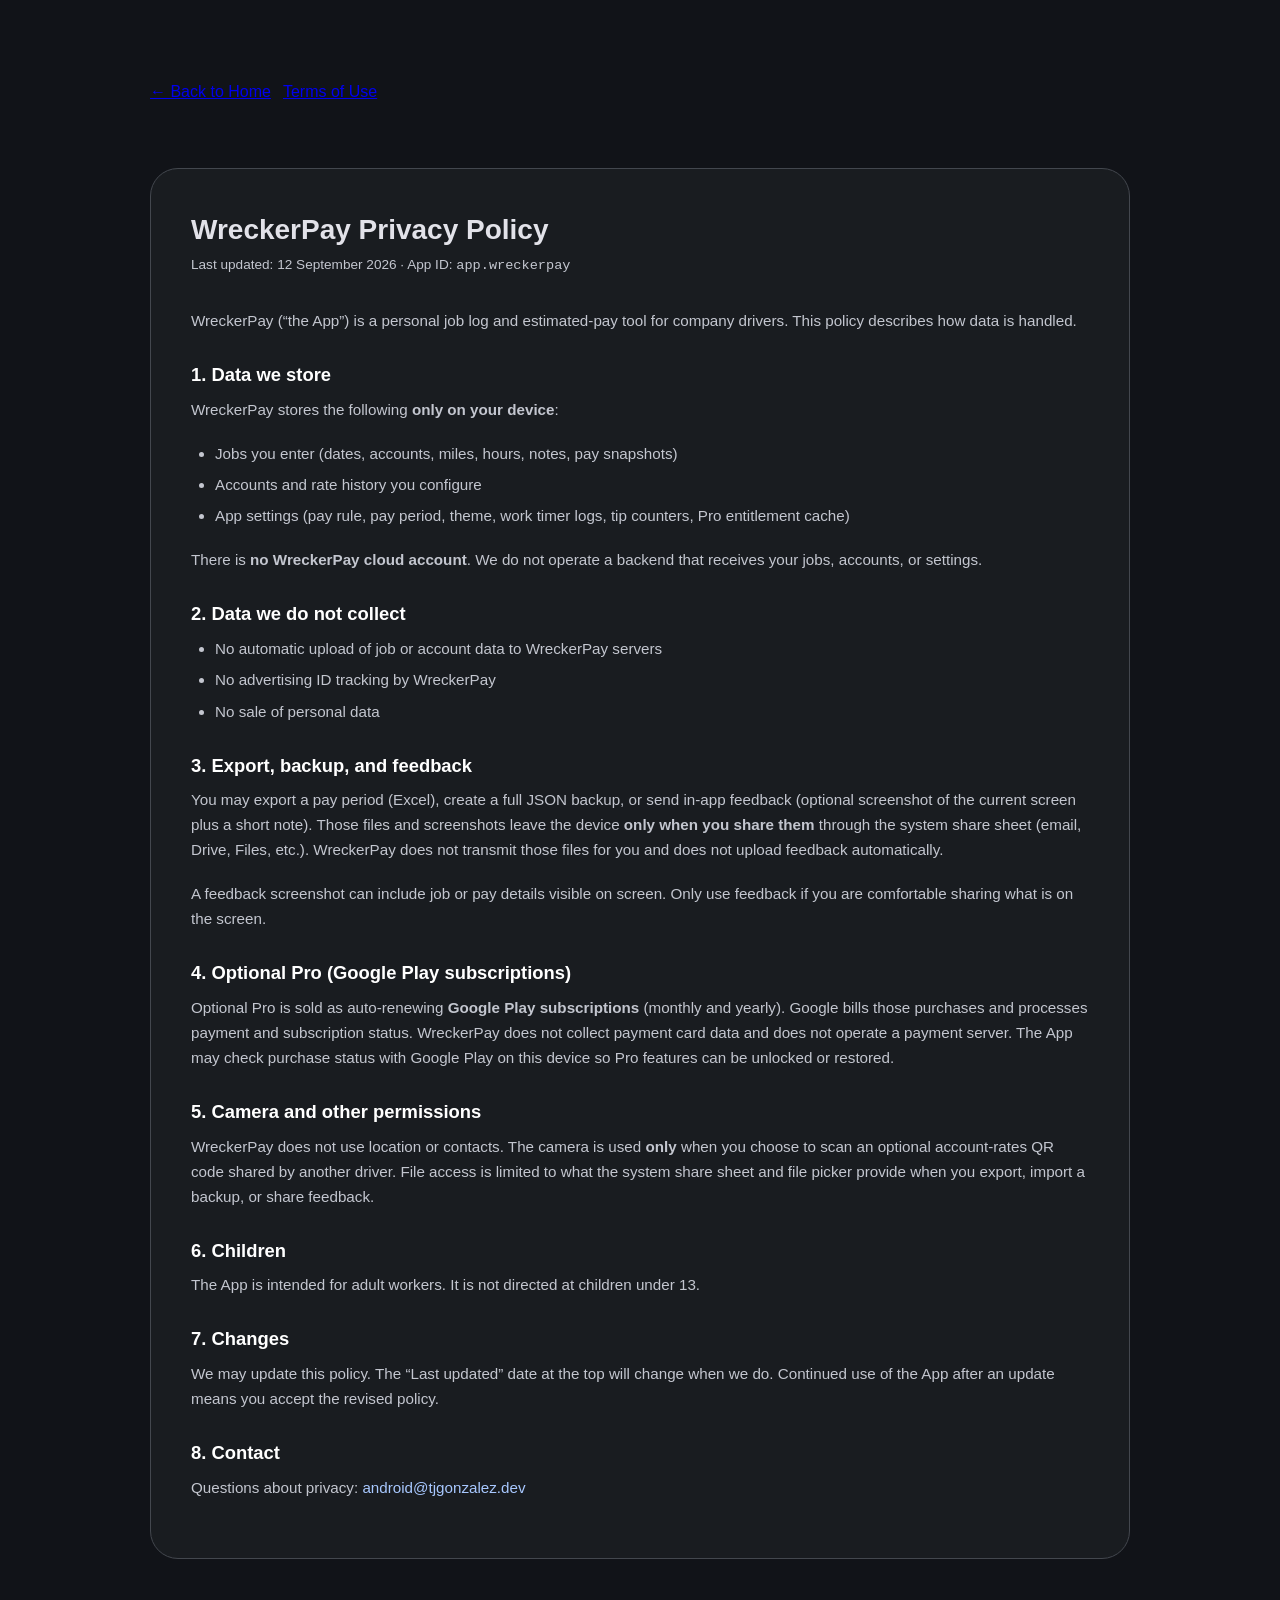
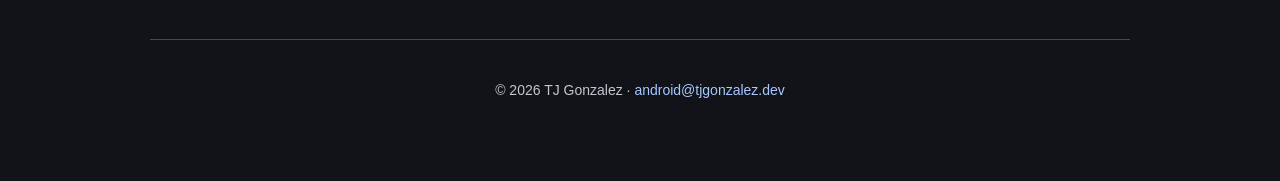
<file: wreckerpay/privacy.html>
<!DOCTYPE html>
<html lang="en">
<head>
  <meta charset="utf-8" />
  
  <link rel="icon" type="image/svg+xml" href="/favicon.svg" />
  <link rel="alternate icon" href="/favicon.ico" />
  <meta name="viewport" content="width=device-width, initial-scale=1" />
  <title>WreckerPay Privacy Policy</title>
  <link rel="stylesheet" href="/style.css" />
</head>
<body>
  <div class="container">
    <header>
      <nav>
        <a href="/">&larr; Back to Home</a>
        <a href="/wreckerpay/terms.html">Terms of Use</a>
      </nav>
    </header>

    <div class="doc-box">
      <h2>WreckerPay Privacy Policy</h2>
      <span class="date-stamp">Last updated: 12 September 2026 &middot; App ID: <code>app.wreckerpay</code></span>

      <div class="doc-content">
        <p>
          WreckerPay (&ldquo;the App&rdquo;) is a personal job log and estimated-pay tool for company drivers.
          This policy describes how data is handled.
        </p>

        <h3>1. Data we store</h3>
        <p>
          WreckerPay stores the following <strong>only on your device</strong>:
        </p>
        <ul>
          <li>Jobs you enter (dates, accounts, miles, hours, notes, pay snapshots)</li>
          <li>Accounts and rate history you configure</li>
          <li>App settings (pay rule, pay period, theme, work timer logs, tip counters, Pro entitlement cache)</li>
        </ul>
        <p>
          There is <strong>no WreckerPay cloud account</strong>. We do not operate a backend that
          receives your jobs, accounts, or settings.
        </p>

        <h3>2. Data we do not collect</h3>
        <ul>
          <li>No automatic upload of job or account data to WreckerPay servers</li>
          <li>No advertising ID tracking by WreckerPay</li>
          <li>No sale of personal data</li>
        </ul>

        <h3>3. Export, backup, and feedback</h3>
        <p>
          You may export a pay period (Excel), create a full JSON backup, or send in-app feedback
          (optional screenshot of the current screen plus a short note). Those files and screenshots
          leave the device <strong>only when you share them</strong> through the system share sheet
          (email, Drive, Files, etc.). WreckerPay does not transmit those files for you and does not
          upload feedback automatically.
        </p>
        <p>
          A feedback screenshot can include job or pay details visible on screen. Only use feedback
          if you are comfortable sharing what is on the screen.
        </p>

        <h3>4. Optional Pro (Google Play subscriptions)</h3>
        <p>
          Optional Pro is sold as auto-renewing <strong>Google Play subscriptions</strong>
          (monthly and yearly). Google bills those purchases and processes payment and subscription
          status. WreckerPay does not collect payment card data and does not operate a payment server.
          The App may check purchase status with Google Play on this device so Pro features can be
          unlocked or restored.
        </p>

        <h3>5. Camera and other permissions</h3>
        <p>
          WreckerPay does not use location or contacts.
          The camera is used <strong>only</strong> when you choose to scan an optional account-rates
          QR code shared by another driver. File access is limited to what the system share sheet and
          file picker provide when you export, import a backup, or share feedback.
        </p>

        <h3>6. Children</h3>
        <p>
          The App is intended for adult workers. It is not directed at children under 13.
        </p>

        <h3>7. Changes</h3>
        <p>
          We may update this policy. The &ldquo;Last updated&rdquo; date at the top will change when we do.
          Continued use of the App after an update means you accept the revised policy.
        </p>

        <h3>8. Contact</h3>
        <p>
          Questions about privacy:
          <a href="mailto:android@tjgonzalez.dev">android@tjgonzalez.dev</a>
        </p>
      </div>
    </div>

    <footer>
      <p>&copy; 2026 TJ Gonzalez &middot; <a href="mailto:android@tjgonzalez.dev">android@tjgonzalez.dev</a></p>
    </footer>
  </div>
</body>
</html>
</file>
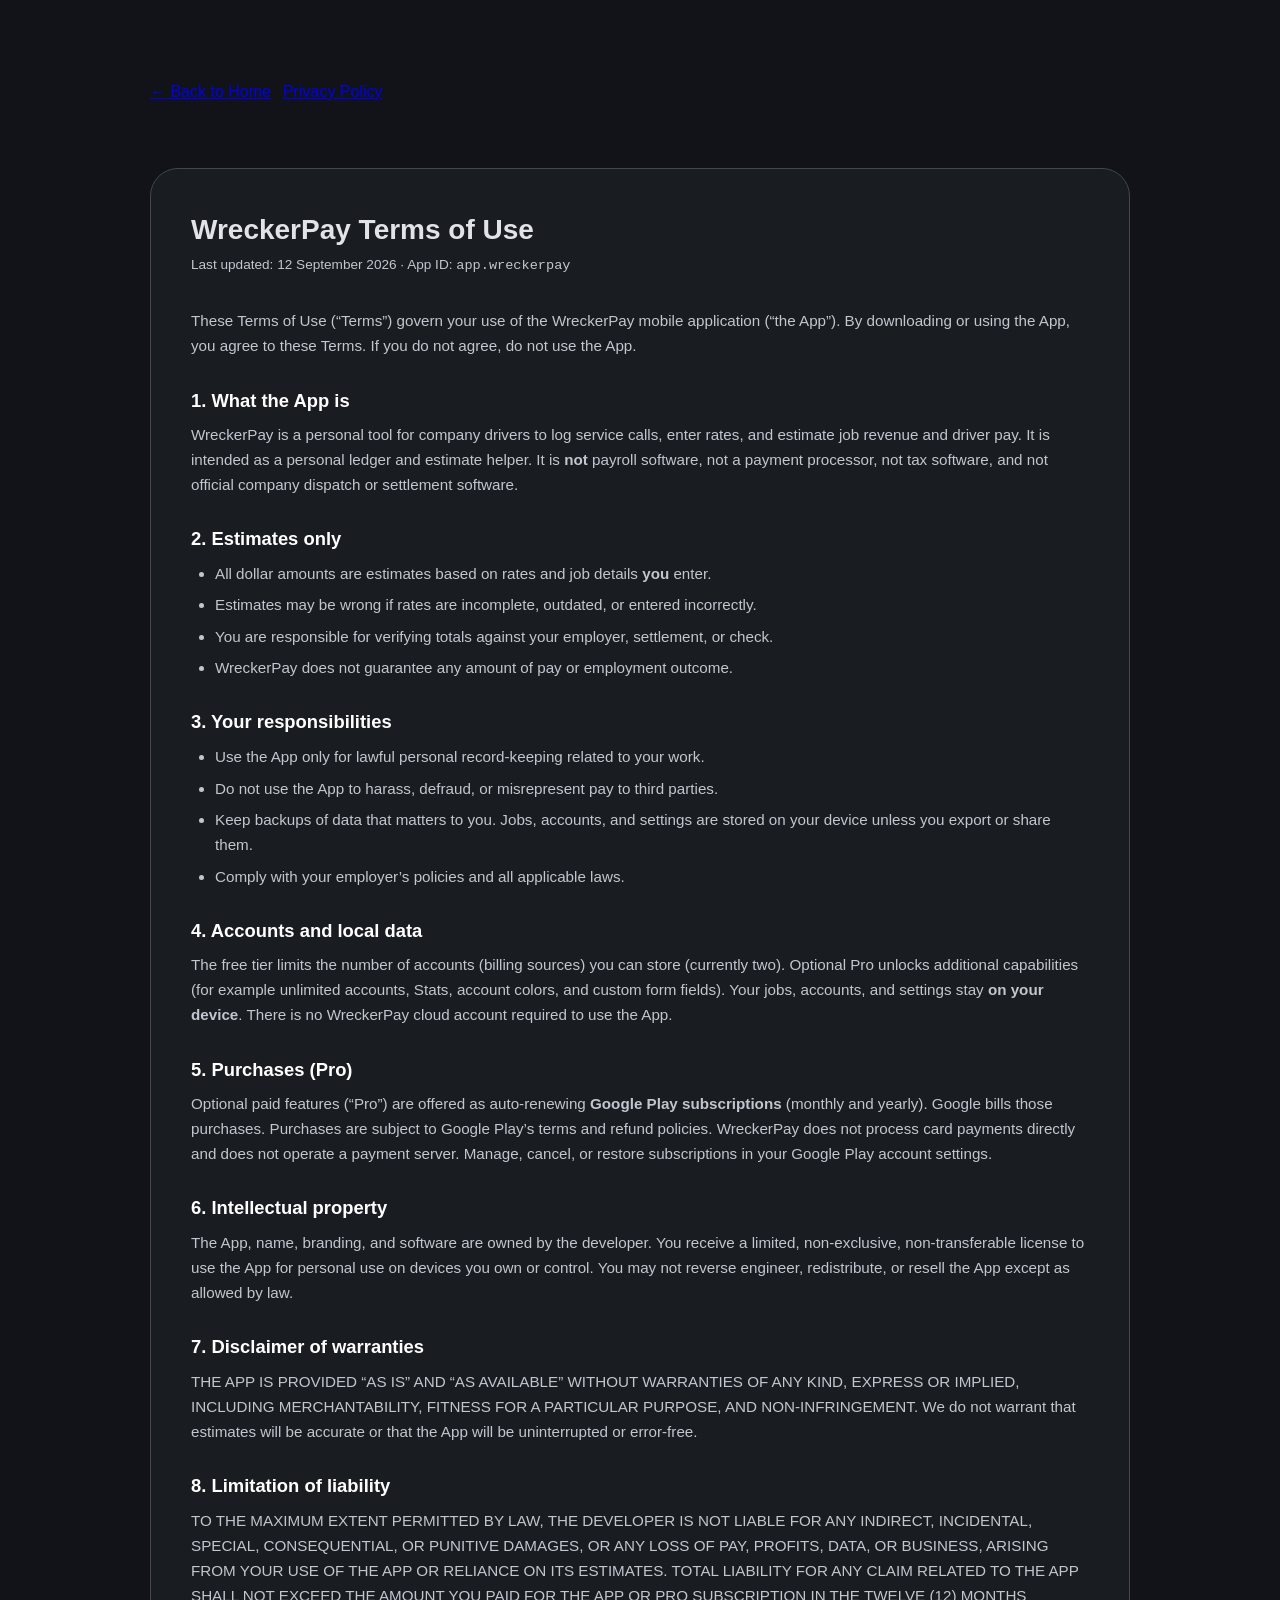
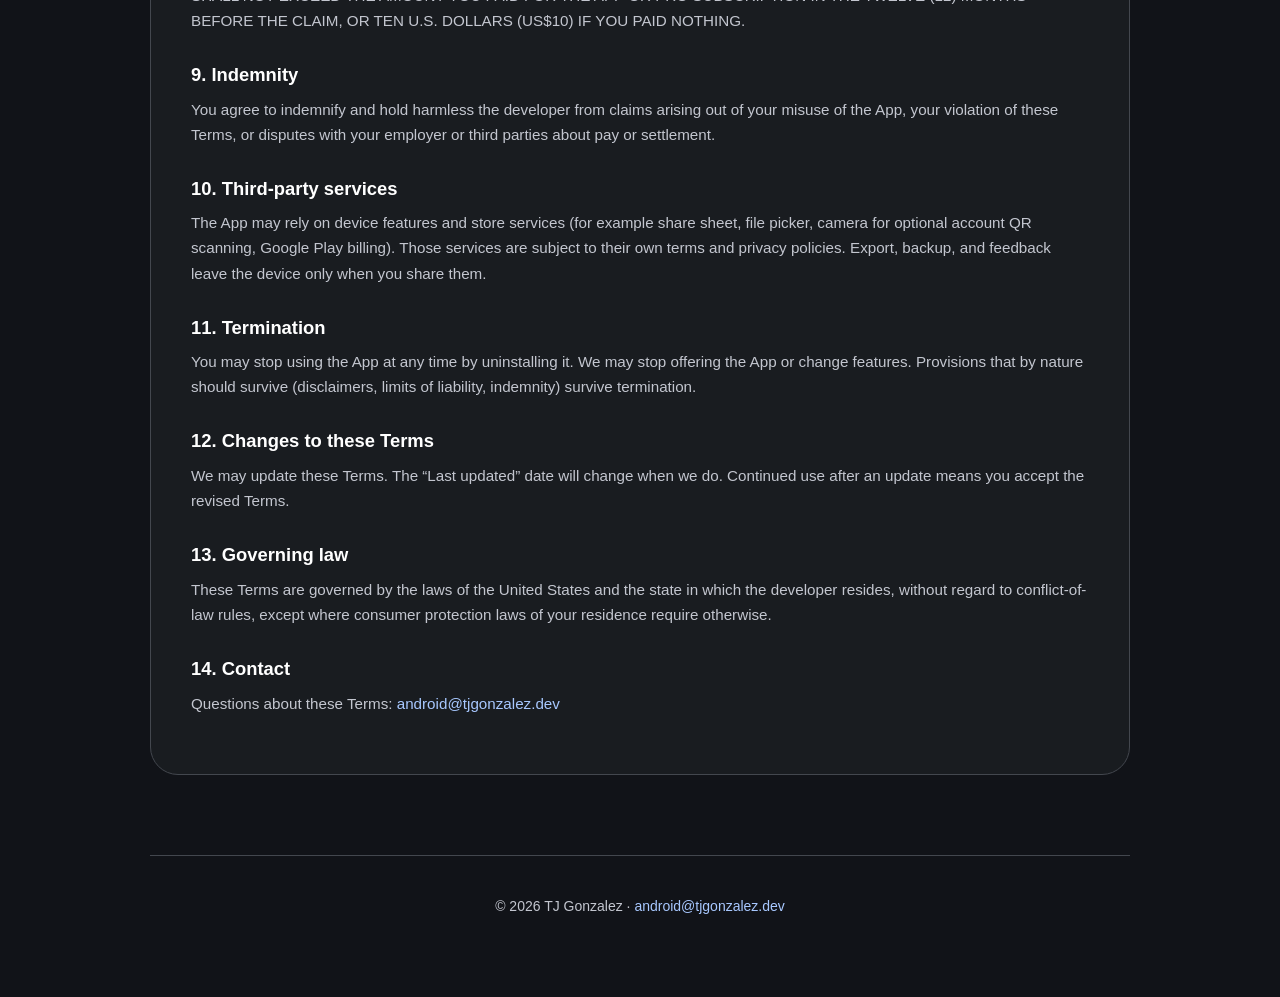
<file: wreckerpay/terms.html>
<!DOCTYPE html>
<html lang="en">
<head>
  <meta charset="utf-8" />
  <link rel="icon" type="image/svg+xml" href="/favicon.svg" />
  <link rel="alternate icon" href="/favicon.ico" />
  <meta name="viewport" content="width=device-width, initial-scale=1" />
  <title>WreckerPay Terms of Use</title>
  <link rel="stylesheet" href="/style.css" />
</head>
<body>
  <div class="container">
    <header>
      <nav>
        <a href="/">&larr; Back to Home</a>
        <a href="/wreckerpay/privacy.html">Privacy Policy</a>
      </nav>
    </header>

    <div class="doc-box">
      <h2>WreckerPay Terms of Use</h2>
      <span class="date-stamp">Last updated: 12 September 2026 &middot; App ID: <code>app.wreckerpay</code></span>

      <div class="doc-content">
        <p>
          These Terms of Use (&ldquo;Terms&rdquo;) govern your use of the WreckerPay mobile application
          (&ldquo;the App&rdquo;). By downloading or using the App, you agree to these Terms.
          If you do not agree, do not use the App.
        </p>

        <h3>1. What the App is</h3>
        <p>
          WreckerPay is a personal tool for company drivers to log service calls, enter
          rates, and estimate job revenue and driver pay. It is intended as a personal
          ledger and estimate helper. It is <strong>not</strong> payroll software, not a
          payment processor, not tax software, and not official company dispatch or
          settlement software.
        </p>

        <h3>2. Estimates only</h3>
        <ul>
          <li>All dollar amounts are estimates based on rates and job details <strong>you</strong> enter.</li>
          <li>Estimates may be wrong if rates are incomplete, outdated, or entered incorrectly.</li>
          <li>You are responsible for verifying totals against your employer, settlement, or check.</li>
          <li>WreckerPay does not guarantee any amount of pay or employment outcome.</li>
        </ul>

        <h3>3. Your responsibilities</h3>
        <ul>
          <li>Use the App only for lawful personal record-keeping related to your work.</li>
          <li>Do not use the App to harass, defraud, or misrepresent pay to third parties.</li>
          <li>Keep backups of data that matters to you. Jobs, accounts, and settings are stored
              on your device unless you export or share them.</li>
          <li>Comply with your employer&rsquo;s policies and all applicable laws.</li>
        </ul>

        <h3>4. Accounts and local data</h3>
        <p>
          The free tier limits the number of accounts (billing sources) you can store (currently two).
          Optional Pro unlocks additional capabilities (for example unlimited accounts, Stats,
          account colors, and custom form fields). Your jobs, accounts, and settings stay
          <strong>on your device</strong>. There is no WreckerPay cloud account required to use
          the App.
        </p>

        <h3>5. Purchases (Pro)</h3>
        <p>
          Optional paid features (&ldquo;Pro&rdquo;) are offered as auto-renewing <strong>Google Play
          subscriptions</strong> (monthly and yearly). Google bills those purchases. Purchases
          are subject to Google Play&rsquo;s terms and refund policies. WreckerPay does not process
          card payments directly and does not operate a payment server. Manage, cancel, or
          restore subscriptions in your Google Play account settings.
        </p>

        <h3>6. Intellectual property</h3>
        <p>
          The App, name, branding, and software are owned by the developer. You receive a
          limited, non-exclusive, non-transferable license to use the App for personal use
          on devices you own or control. You may not reverse engineer, redistribute, or
          resell the App except as allowed by law.
        </p>

        <h3>7. Disclaimer of warranties</h3>
        <p>
          THE APP IS PROVIDED &ldquo;AS IS&rdquo; AND &ldquo;AS AVAILABLE&rdquo; WITHOUT WARRANTIES OF ANY KIND,
          EXPRESS OR IMPLIED, INCLUDING MERCHANTABILITY, FITNESS FOR A PARTICULAR PURPOSE,
          AND NON-INFRINGEMENT. We do not warrant that estimates will be accurate or that
          the App will be uninterrupted or error-free.
        </p>

        <h3>8. Limitation of liability</h3>
        <p>
          TO THE MAXIMUM EXTENT PERMITTED BY LAW, THE DEVELOPER IS NOT LIABLE FOR ANY
          INDIRECT, INCIDENTAL, SPECIAL, CONSEQUENTIAL, OR PUNITIVE DAMAGES, OR ANY LOSS
          OF PAY, PROFITS, DATA, OR BUSINESS, ARISING FROM YOUR USE OF THE APP OR RELIANCE
          ON ITS ESTIMATES. TOTAL LIABILITY FOR ANY CLAIM RELATED TO THE APP SHALL NOT
          EXCEED THE AMOUNT YOU PAID FOR THE APP OR PRO SUBSCRIPTION IN THE TWELVE (12)
          MONTHS BEFORE THE CLAIM, OR TEN U.S. DOLLARS (US$10) IF YOU PAID NOTHING.
        </p>

        <h3>9. Indemnity</h3>
        <p>
          You agree to indemnify and hold harmless the developer from claims arising out of
          your misuse of the App, your violation of these Terms, or disputes with your
          employer or third parties about pay or settlement.
        </p>

        <h3>10. Third-party services</h3>
        <p>
          The App may rely on device features and store services (for example share sheet,
          file picker, camera for optional account QR scanning, Google Play billing). Those
          services are subject to their own terms and privacy policies. Export, backup, and
          feedback leave the device only when you share them.
        </p>

        <h3>11. Termination</h3>
        <p>
          You may stop using the App at any time by uninstalling it. We may stop offering
          the App or change features. Provisions that by nature should survive (disclaimers,
          limits of liability, indemnity) survive termination.
        </p>

        <h3>12. Changes to these Terms</h3>
        <p>
          We may update these Terms. The &ldquo;Last updated&rdquo; date will change when we do.
          Continued use after an update means you accept the revised Terms.
        </p>

        <h3>13. Governing law</h3>
        <p>
          These Terms are governed by the laws of the United States and the state in which
          the developer resides, without regard to conflict-of-law rules, except where
          consumer protection laws of your residence require otherwise.
        </p>

        <h3>14. Contact</h3>
        <p>
          Questions about these Terms:
          <a href="mailto:android@tjgonzalez.dev">android@tjgonzalez.dev</a>
        </p>
      </div>
    </div>

    <footer>
      <p>&copy; 2026 TJ Gonzalez &middot; <a href="mailto:android@tjgonzalez.dev">android@tjgonzalez.dev</a></p>
    </footer>
  </div>
</body>
</html>
</file>
<file: style.css>
:root {
  /* Material 3 Expressive Dark Palette Tokens */
  --md-sys-color-background: #111318;
  --md-sys-color-surface: #111318;
  --md-sys-color-surface-container-lowest: #0c0e12;
  --md-sys-color-surface-container-low: #191c20;
  --md-sys-color-surface-container: #1e2025;
  --md-sys-color-surface-container-high: #282a2f;
  --md-sys-color-surface-container-highest: #33353a;
  
  --md-sys-color-primary: #a8c8ff;
  --md-sys-color-on-primary: #003062;
  --md-sys-color-primary-container: #004689;
  --md-sys-color-on-primary-container: #d6e3ff;

  --md-sys-color-secondary-container: #3c4758;
  --md-sys-color-on-secondary-container: #d8e3f8;

  --md-sys-color-outline: #8d9199;
  --md-sys-color-outline-variant: #43474e;
  
  --md-sys-color-on-surface: #e2e2e9;
  --md-sys-color-on-surface-variant: #c3c6cf;

  /* Typography & Sizing */
  --font-display: -apple-system, BlinkMacSystemFont, "Segoe UI", Roboto, sans-serif;
  --font-mono: ui-monospace, SFMono-Regular, "Roboto Mono", monospace;
  --max-width: 980px;
}

* {
  box-sizing: border-box;
  margin: 0;
  padding: 0;
}

body {
  font-family: var(--font-display);
  background-color: var(--md-sys-color-background);
  color: var(--md-sys-color-on-surface);
  line-height: 1.5;
  padding: 0 1.5rem 5rem;
}

.container {
  max-width: var(--max-width);
  margin: 0 auto;
}

/* Material 3 Expressive Top Bar */
header {
  padding: 4.5rem 0 2rem;
  display: flex;
  flex-direction: column;
  gap: 1.25rem;
}

.m3-badge {
  display: inline-flex;
  align-items: center;
  font-size: 0.8rem;
  font-weight: 700;
  letter-spacing: 0.04em;
  text-transform: uppercase;
  color: var(--md-sys-color-primary);
  background-color: var(--md-sys-color-surface-container-high);
  padding: 0.4rem 0.9rem;
  border-radius: 100px;
  width: fit-content;
  border: 1px solid var(--md-sys-color-outline-variant);
}

h1 {
  font-size: 2.75rem;
  font-weight: 800;
  letter-spacing: -0.03em;
  color: #fff;
}

.lead {
  color: var(--md-sys-color-on-surface-variant);
  font-size: 1.15rem;
  max-width: 620px;
  line-height: 1.6;
}

nav {
  display: flex;
  flex-wrap: wrap;
  gap: 0.75rem;
  margin-top: 0.5rem;
}

.nav-pill {
  color: var(--md-sys-color-on-surface);
  text-decoration: none;
  font-size: 0.88rem;
  font-weight: 600;
  padding: 0.5rem 1rem;
  border-radius: 100px;
  background-color: var(--md-sys-color-surface-container-low);
  border: 1px solid var(--md-sys-color-outline-variant);
  transition: all 0.2s cubic-bezier(0.2, 0, 0, 1);
}

.nav-pill:hover {
  background-color: var(--md-sys-color-surface-container-high);
  border-color: var(--md-sys-color-primary);
  color: var(--md-sys-color-primary);
}

/* Section Styling */
main {
  margin-top: 3rem;
  display: flex;
  flex-direction: column;
  gap: 4rem;
}

section h2 {
  font-size: 1.5rem;
  font-weight: 700;
  letter-spacing: -0.02em;
  margin-bottom: 0.25rem;
}

section .subtitle {
  color: var(--md-sys-color-on-surface-variant);
  margin-bottom: 1.75rem;
  font-size: 0.95rem;
}

/* Material 3 App Cards Grid */
.app-grid {
  display: grid;
  grid-template-columns: repeat(auto-fit, minmax(300px, 1fr));
  gap: 1.5rem;
}

.m3-card {
  background-color: var(--md-sys-color-surface-container-low);
  border: 1px solid var(--md-sys-color-outline-variant);
  border-radius: 28px;
  padding: 1.75rem;
  display: flex;
  flex-direction: column;
  justify-content: space-between;
  transition: transform 0.2s cubic-bezier(0.2, 0, 0, 1), border-color 0.2s ease, background-color 0.2s ease;
}

.m3-card:hover {
  background-color: var(--md-sys-color-surface-container);
  border-color: var(--md-sys-color-primary);
  transform: translateY(-2px);
}

.app-header {
  display: flex;
  align-items: center;
  gap: 1rem;
  margin-bottom: 1rem;
}

/* Expressive Squircle App Icon Container */
.app-icon {
  width: 58px;
  height: 58px;
  border-radius: 18px;
  background-color: var(--md-sys-color-surface-container-highest);
  border: 1px solid var(--md-sys-color-outline-variant);
  object-fit: cover;
  display: flex;
  align-items: center;
  justify-content: center;
  font-size: 1.6rem;
  flex-shrink: 0;
}

.app-title h3 {
  font-size: 1.2rem;
  font-weight: 700;
  letter-spacing: -0.01em;
}

.app-title p {
  font-size: 0.76rem;
  color: var(--md-sys-color-on-surface-variant);
  font-family: var(--font-mono);
  margin-top: 0.15rem;
}

.app-desc {
  color: var(--md-sys-color-on-surface-variant);
  font-size: 0.93rem;
  line-height: 1.6;
  margin-bottom: 1.75rem;
  flex-grow: 1;
}

/* Material 3 Action Chips & Buttons */
.card-actions {
  display: flex;
  flex-direction: column;
  gap: 1rem;
}

.legal-chips {
  display: flex;
  gap: 0.5rem;
  flex-wrap: wrap;
}

.chip-legal {
  display: inline-flex;
  align-items: center;
  gap: 0.35rem;
  background-color: var(--md-sys-color-surface-container-high);
  color: var(--md-sys-color-on-surface);
  text-decoration: none;
  font-size: 0.8rem;
  font-weight: 600;
  padding: 0.4rem 0.85rem;
  border-radius: 100px;
  border: 1px solid transparent;
  transition: all 0.15s ease;
}

.chip-legal:hover {
  background-color: var(--md-sys-color-primary-container);
  color: var(--md-sys-color-on-primary-container);
  border-color: var(--md-sys-color-primary);
}

.btn-play-outlined {
  display: inline-flex;
  align-items: center;
  justify-content: center;
  gap: 0.5rem;
  background-color: transparent;
  color: var(--md-sys-color-primary);
  text-decoration: none;
  font-weight: 600;
  font-size: 0.88rem;
  padding: 0.65rem 1rem;
  border-radius: 100px;
  border: 1px solid var(--md-sys-color-primary);
  transition: all 0.2s cubic-bezier(0.2, 0, 0, 1);
}

.btn-play-outlined:hover {
  background-color: var(--md-sys-color-primary);
  color: var(--md-sys-color-on-primary);
}

/* Policy & Terms Documents View */
.doc-box {
  background-color: var(--md-sys-color-surface-container-low);
  border: 1px solid var(--md-sys-color-outline-variant);
  border-radius: 28px;
  padding: 2.5rem;
  margin-top: 2rem;
}

.doc-box h2 {
  font-size: 1.75rem;
  font-weight: 700;
  margin-bottom: 0.25rem;
}

.doc-box .date-stamp {
  font-size: 0.85rem;
  color: var(--md-sys-color-on-surface-variant);
  margin-bottom: 2rem;
  display: block;
}

.doc-content h3 {
  font-size: 1.15rem;
  font-weight: 700;
  margin: 1.75rem 0 0.5rem;
  color: #fff;
}

.doc-content p, .doc-content ul {
  color: var(--md-sys-color-on-surface-variant);
  font-size: 0.95rem;
  margin-bottom: 1.15rem;
  line-height: 1.65;
}

.doc-content ul {
  padding-left: 1.5rem;
}

.doc-content li {
  margin-bottom: 0.4rem;
}

.doc-content a {
  color: var(--md-sys-color-primary);
  text-decoration: none;
}

.doc-content a:hover {
  text-decoration: underline;
}

/* Footer */
footer {
  margin-top: 5rem;
  padding-top: 2.5rem;
  border-top: 1px solid var(--md-sys-color-outline-variant);
  display: flex;
  flex-direction: column;
  align-items: center;
  text-align: center;
  gap: 0.5rem;
  font-size: 0.875rem;
  color: var(--md-sys-color-on-surface-variant);
}

footer a {
  color: var(--md-sys-color-primary);
  text-decoration: none;
}

footer a:hover {
  text-decoration: underline;
}
</file>
